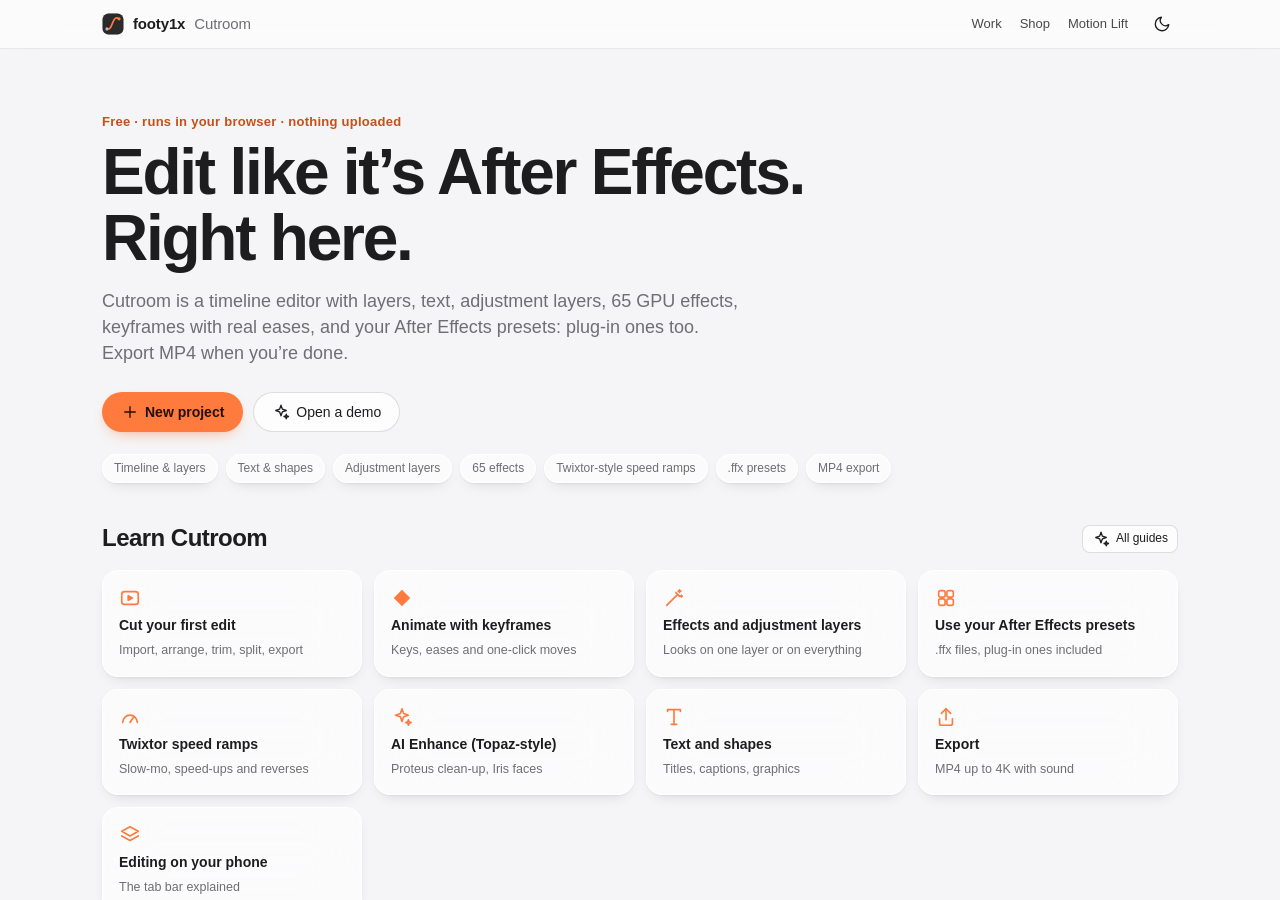
<file: cutroom.html>
<!doctype html>
<html lang="en">
<head>
  <meta charset="utf-8" />
  <meta name="viewport" content="width=device-width, initial-scale=1, viewport-fit=cover" />
  <!-- iPhone: Share > Add to Home Screen opens Cutroom full screen like an app -->
  <meta name="apple-mobile-web-app-capable" content="yes" />
  <meta name="mobile-web-app-capable" content="yes" />
  <meta name="apple-mobile-web-app-title" content="Cutroom" />
  <meta name="apple-mobile-web-app-status-bar-style" content="default" />
  <meta name="theme-color" content="#f5f5f7" media="(prefers-color-scheme: light)" />
  <meta name="theme-color" content="#111113" media="(prefers-color-scheme: dark)" />
  <link rel="apple-touch-icon" href="cutroom-icon.png" />
  <title>Cutroom — a free video editor in your browser · footy1x</title>
  <link rel="canonical" href="https://footy1x.store/cutroom" />
  <meta property="og:title" content="Cutroom — a free video editor in your browser" />
  <meta property="og:description" content="Timeline, layers, 65 GPU effects, keyframes, your After Effects presets and MP4 export. By footy1x." />
  <meta name="description" content="Cutroom by footy1x: edit videos in your browser. Timeline, layers, text, 65 GPU effects, keyframes, After Effects presets (plug-ins included) and MP4 export. Nothing is uploaded." />
  <link rel="icon" href="data:image/svg+xml,<svg xmlns='http://www.w3.org/2000/svg' viewBox='0 0 20 20'><rect x='.5' y='.5' width='19' height='19' rx='5.5' fill='%232b2b2b'/><path d='M4.5 14.5H6C9.2 14.5 9.6 4.4 13.2 4.4c1.3 0 1.6.9 2.3.9' fill='none' stroke='%23ff7a3d' stroke-width='1.5' stroke-linecap='round'/><circle cx='4.5' cy='14.5' r='1.45' fill='%23b9b9b9'/><circle cx='15.5' cy='5.3' r='1.45' fill='%23ff7a3d'/></svg>" />
  <script>try { const t = localStorage.getItem('cutroom-theme'); if (t) document.documentElement.dataset.theme = t; } catch {}</script>
  <link rel="stylesheet" href="cutroom.css" />
</head>
<body>
  <!-- Home -->
  <section id="home" class="home">
    <header class="home-nav">
      <div class="wrap">
        <a class="brand" href="./" title="footy1x.store">
          <svg class="mark" viewBox="0 0 20 20" aria-hidden="true"><rect x=".5" y=".5" width="19" height="19" rx="5.5" fill="#2b2b2b" stroke="rgba(0,0,0,.1)"/><path d="M4.5 14.5H6C9.2 14.5 9.6 4.4 13.2 4.4c1.3 0 1.6.9 2.3.9" fill="none" stroke="#ff7a3d" stroke-width="1.5" stroke-linecap="round"/><circle cx="4.5" cy="14.5" r="1.45" fill="#b9b9b9"/><circle cx="15.5" cy="5.3" r="1.45" fill="#ff7a3d"/></svg>
          footy1x <span class="sub">Cutroom</span>
        </a>
        <div class="spacer"></div>
        <a class="navlink" href="./#work">Work</a>
        <a class="navlink" href="./#shop">Shop</a>
        <a class="navlink" href="motion-lift.html">Motion Lift</a>
        <button class="icon-btn" data-act="theme" data-i="moon" title="Light / dark"></button>
      </div>
    </header>
    <div class="wrap">
      <div class="home-hero">
        <div class="eyebrow">Free · runs in your browser · nothing uploaded</div>
        <h1>Edit like it’s After Effects.<br />Right here.</h1>
        <p>Cutroom is a timeline editor with layers, text, adjustment layers, 65 GPU effects, keyframes with real eases, and your After Effects presets: plug-in ones too. Export MP4 when you’re done.</p>
        <div class="hero-cta">
          <button class="primary" data-act="newproj" data-i="plus">New project</button>
          <button data-act="demo" data-i="sparkle">Open a demo</button>
        </div>
        <div class="chips-row">
          <span class="pill">Timeline &amp; layers</span><span class="pill">Text &amp; shapes</span><span class="pill">Adjustment layers</span>
          <span class="pill">65 effects</span><span class="pill">Twixtor-style speed ramps</span><span class="pill">.ffx presets</span><span class="pill">MP4 export</span>
        </div>
        
      </div>
      <div class="row-between" style="margin-top:8px"><h2>Learn Cutroom</h2><button class="small" data-act="learn" data-i="sparkle">All guides</button></div>
      <div id="learn"></div>
      <h2 style="margin-top:40px">Start with a canvas</h2>
      <div class="formats" id="formats"></div>
      <div class="home-list">
        <div class="row-between"><h2>Your projects</h2><span class="muted small" id="projCount"></span></div>
        <div id="projects" class="projects"></div>
      </div>
      <footer class="home-foot">Made by <a href="./">footy1x</a> · Projects, media and presets are saved in this browser on this device only. Works best in Chrome, Edge, Arc or Safari 17+.</footer>
    </div>
  </section>

  <!-- Editor -->
  <section id="editor" class="editor hidden">
    <header class="topbar">
      <button class="icon-btn" id="btnHome" data-i="back" title="All projects"></button>
      <a class="brand" href="./" target="_blank" rel="noopener" title="footy1x.store">
        <svg class="mark" viewBox="0 0 20 20" aria-hidden="true"><rect x=".5" y=".5" width="19" height="19" rx="5.5" fill="#2b2b2b"/><path d="M4.5 14.5H6C9.2 14.5 9.6 4.4 13.2 4.4c1.3 0 1.6.9 2.3.9" fill="none" stroke="#ff7a3d" stroke-width="1.5" stroke-linecap="round"/><circle cx="4.5" cy="14.5" r="1.45" fill="#b9b9b9"/><circle cx="15.5" cy="5.3" r="1.45" fill="#ff7a3d"/></svg>
      </a>
      <div class="proj-title">
        <input id="projName" class="ghost-input" spellcheck="false" aria-label="Project name" />
        <span class="muted mono small" id="projMeta" style="padding-left:6px"></span>
      </div>
      <div class="spacer"></div>
      <span class="muted small editor-hide-small" id="saveState"></span>
      <div class="sep"></div>
      <button class="icon-btn" id="btnUndo" data-i="undo" title="Undo (⌘Z)"></button>
      <button class="icon-btn" id="btnRedo" data-i="redo" title="Redo (⇧⌘Z)"></button>
      <div class="sep"></div>
      <button class="icon-btn" data-act="theme" data-i="moon" title="Light / dark"></button>
      <button class="icon-btn" id="btnHelp" data-act="help" data-i="help" title="Help and shortcuts (?)"></button>
      <button class="icon-btn" id="btnSettings" data-i="gear" title="Project settings"></button>
      <button class="primary" id="btnExport" data-i="export">Export</button>
    </header>

    <div class="workspace">
      <aside class="left" id="left"></aside>
      <main class="viewer" id="viewer">
        <div class="viewer-tools">
          <select id="previewScale" title="Preview quality">
            <option value="auto">Preview: Auto</option><option value="1">Full</option><option value="0.5">Half</option><option value="0.25">Quarter</option>
          </select>
          <span class="muted small mono" id="fpsMeter"></span>
        </div>
        <div class="stage" id="stage">
          <div class="canvas-wrap" id="canvasWrap">
            <canvas id="gl"></canvas>
            <svg id="overlay" class="overlay"></svg>
          </div>
          <div class="empty-stage glass" id="emptyStage">
            <p class="big">This is your canvas.</p>
            <p class="muted" style="margin:0">Drop videos, photos or music anywhere, or add a layer.</p>
            <div class="row"><button class="primary" data-act="import" data-i="upload">Import media</button><button data-act="text" data-i="text">Add text</button></div>
          </div>
        </div>
        <div class="transport">
          <button class="icon-btn" data-act="start" data-i="start" title="Go to start (Home)"></button>
          <button class="icon-btn" data-act="prev" data-i="prev" title="Previous frame (←)"></button>
          <button class="play" id="btnPlay" data-i="play" title="Play (Space)"></button>
          <button class="icon-btn" data-act="next" data-i="next" title="Next frame (→)"></button>
          <button class="icon-btn" data-act="end" data-i="end" title="Go to end (End)"></button>
          <button class="icon-btn" data-act="split" data-i="split" title="Split at playhead (S)"></button>
          <span class="mono timecode" id="timecode"></span>
          <label class="loop small muted"><input type="checkbox" id="loop" checked /> Loop</label>
        </div>
      </main>
      <aside class="right" id="right"></aside>
    </div>

    <div class="resizer" id="tlResizer" title="Drag to resize the timeline"></div>
    <section class="timeline" id="timeline"></section>
    <nav class="mtabs" id="mtabs" aria-label="Panels">
      <button data-m="add" data-i="plus">Add</button>
      <button data-m="edit" data-i="edit">Edit</button>
      <button data-m="fx" data-i="wand">Effects</button>
      <button data-m="pre" data-i="preset">Presets</button>
      <button data-m="tl" data-i="layers">Timeline</button>
    </nav>
  </section>

  <div id="modal" class="modal hidden"></div>
  <div id="toast" class="toast glass hidden"></div>
  <div id="dropHint" class="drop-hint hidden">Drop to import</div>

  <script type="module" src="cutroom.js"></script>
<!-- Cloudflare Web Analytics (same as every footy1x.store page: page views only, no cookies) -->
<script type="module" src="https://static.cloudflareinsights.com/beacon.min.js" data-cf-beacon='{"token": "ae19d1f118524552bea4a54e08a238dd"}'></script>
</body>
</html>
</file>
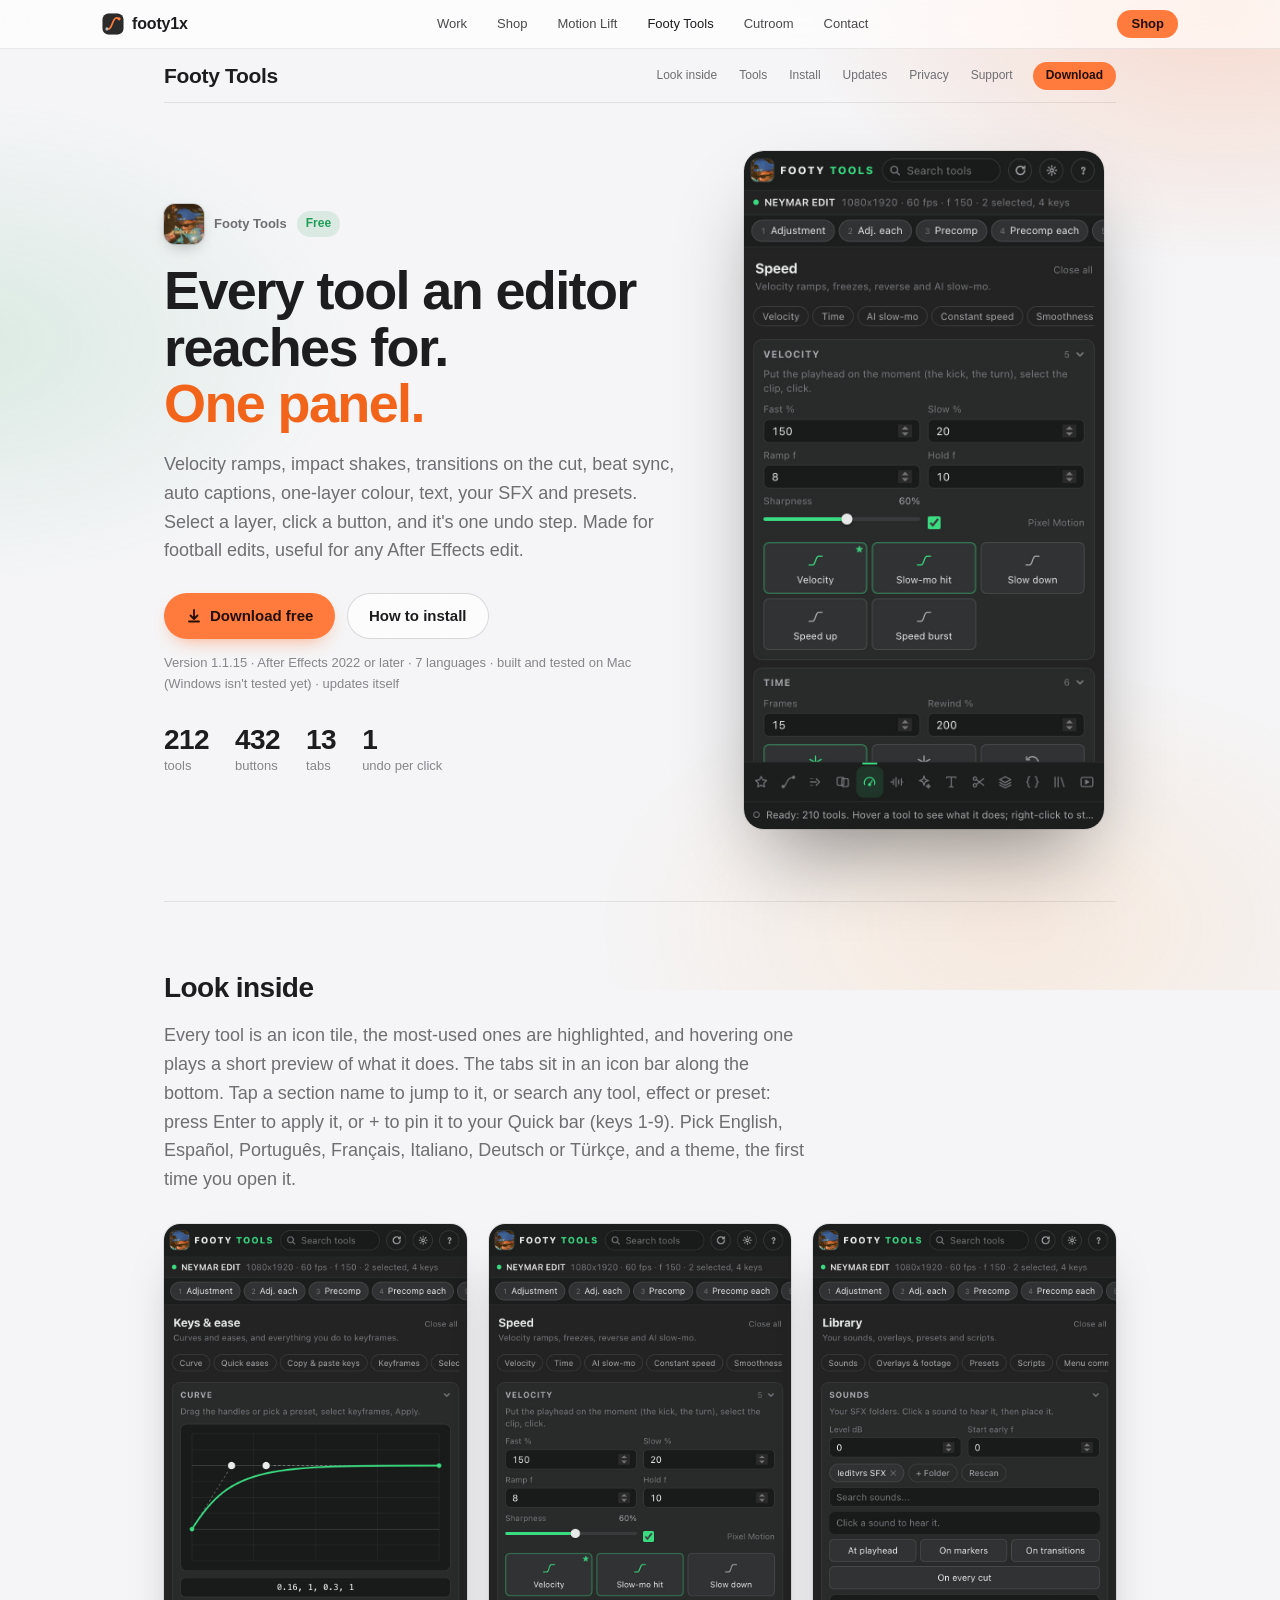
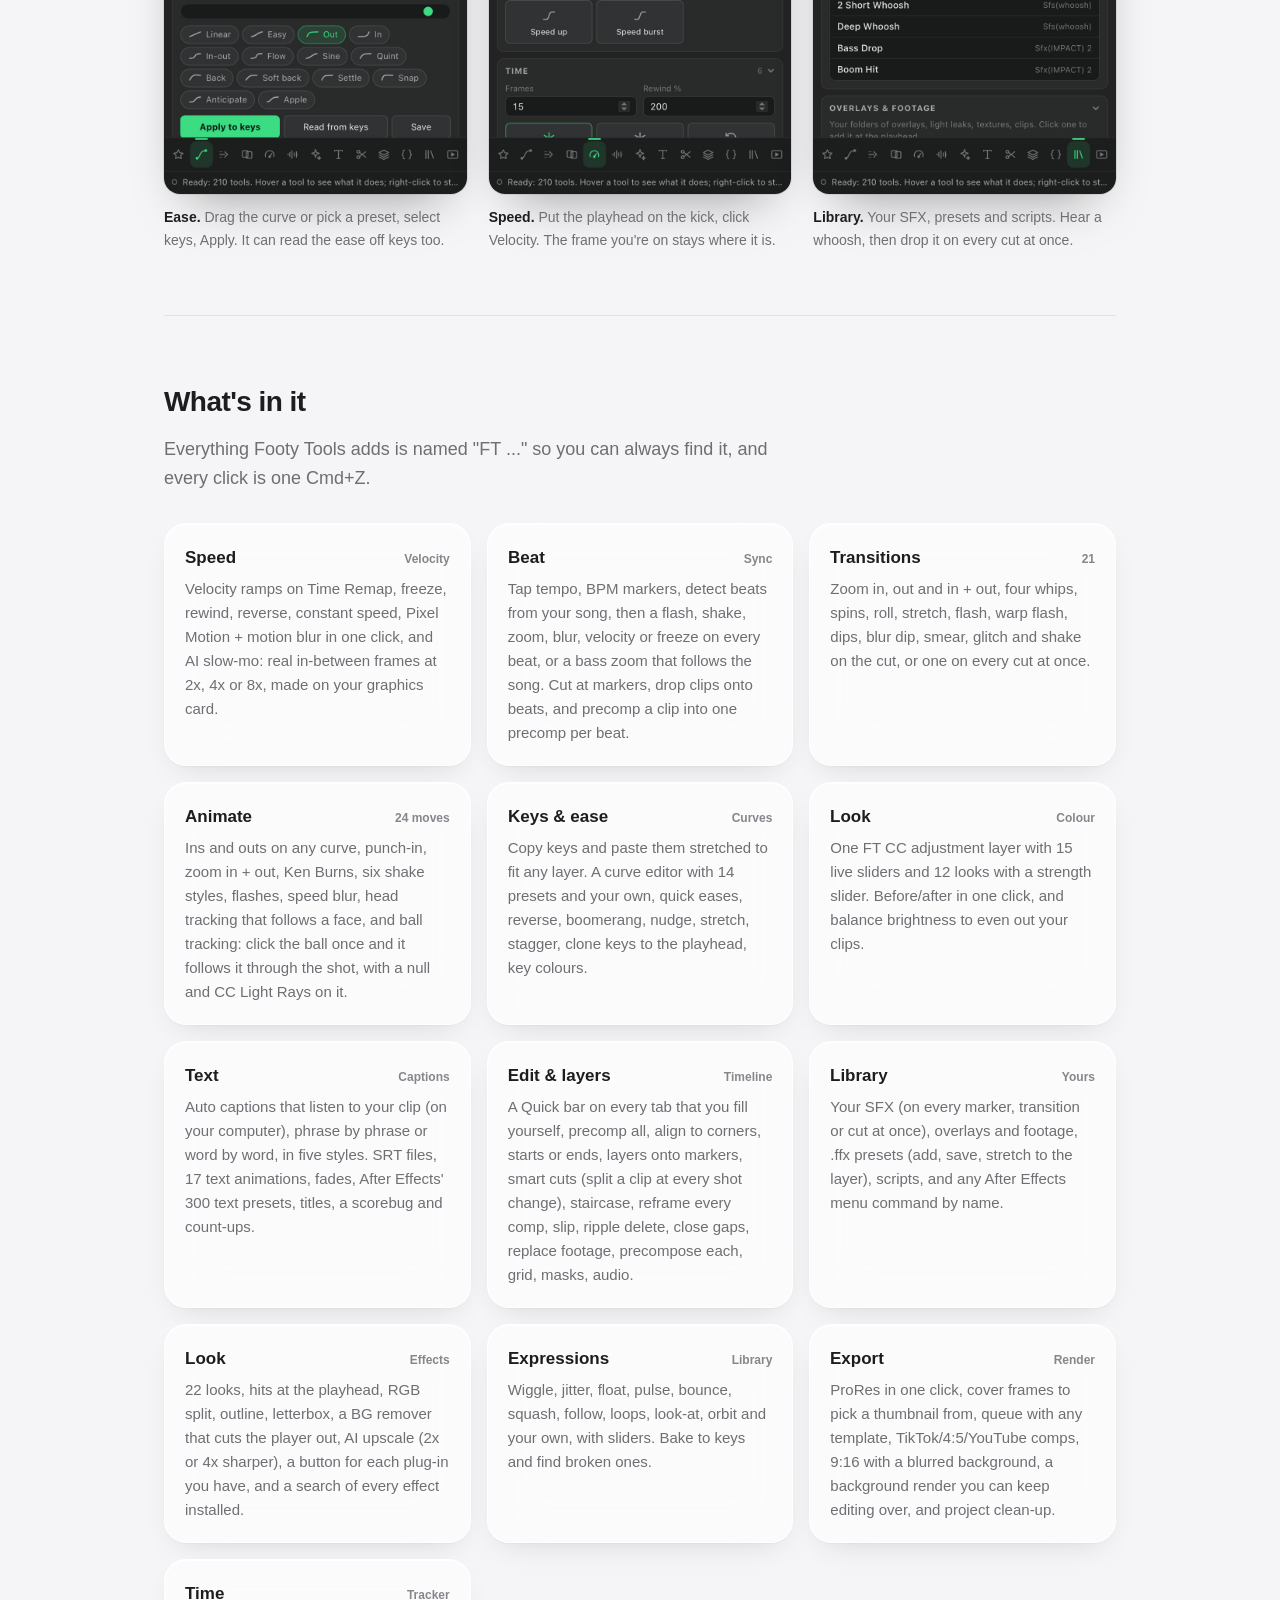
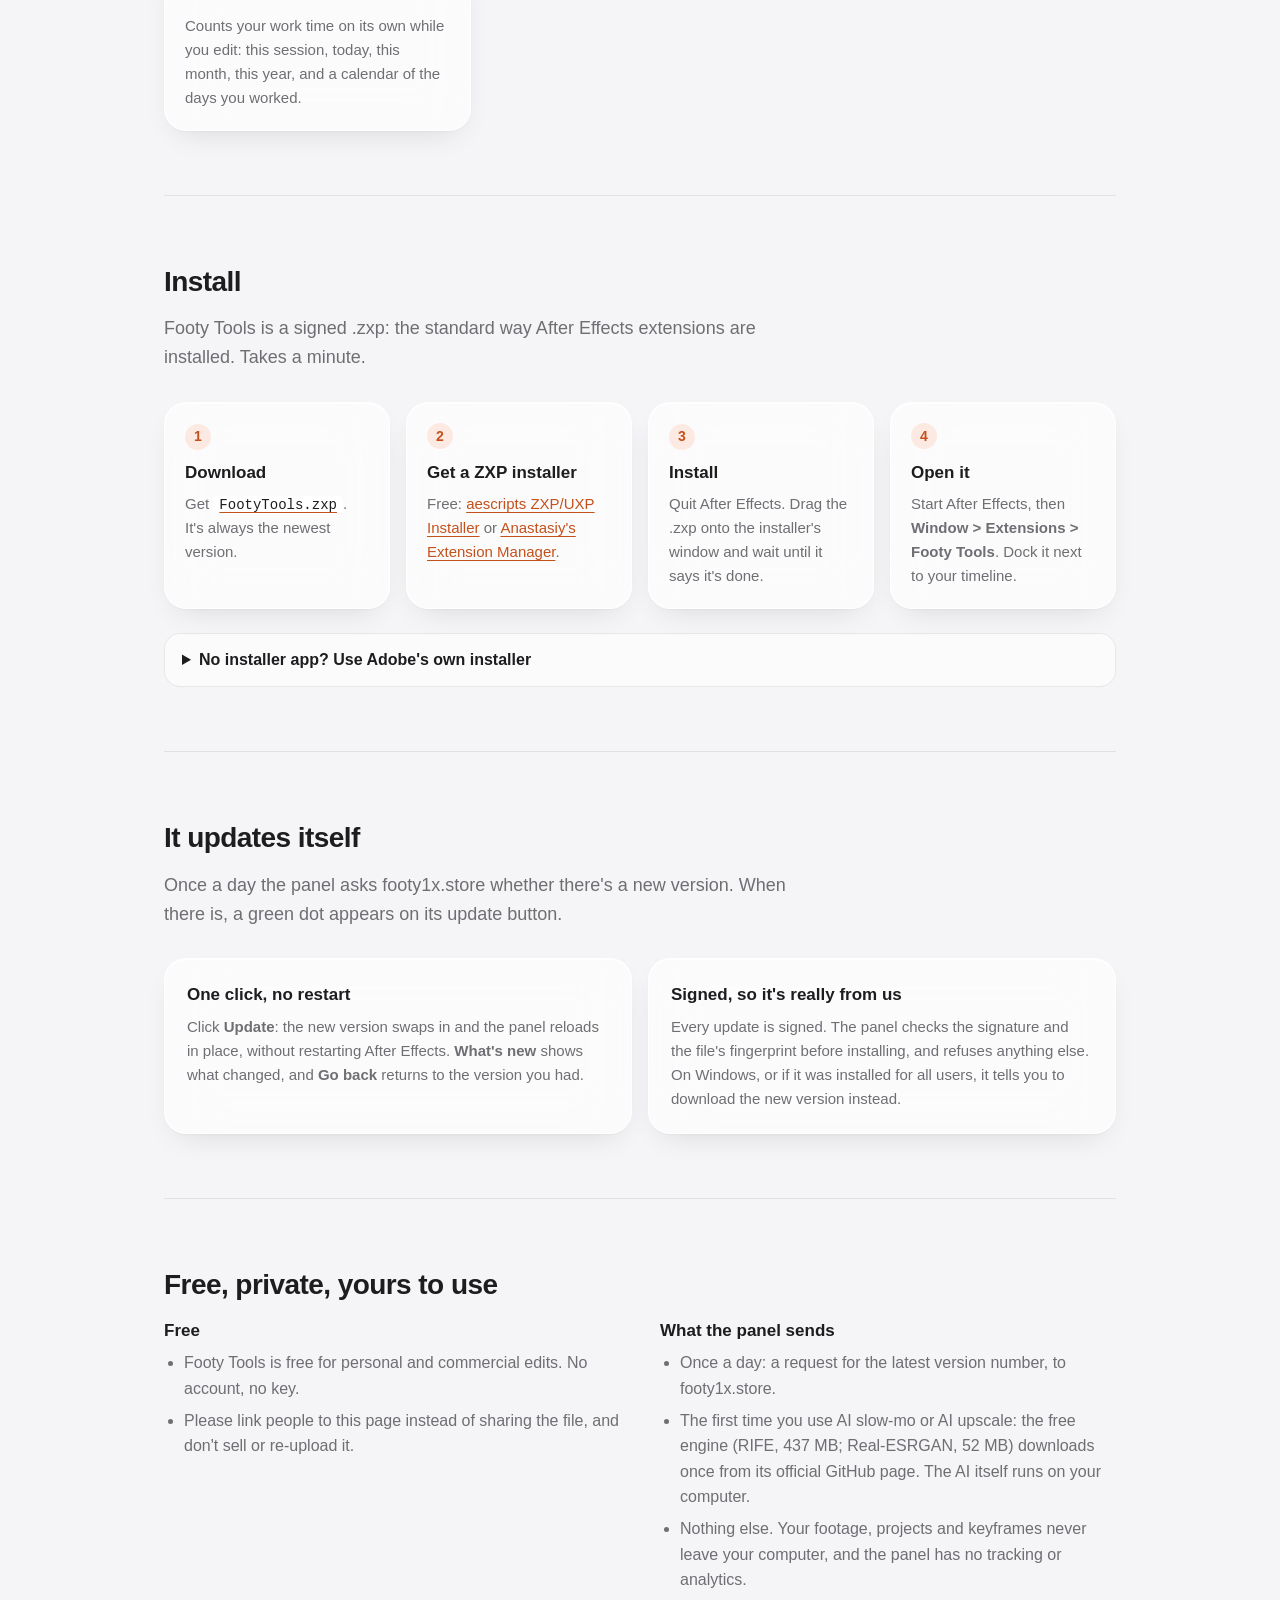
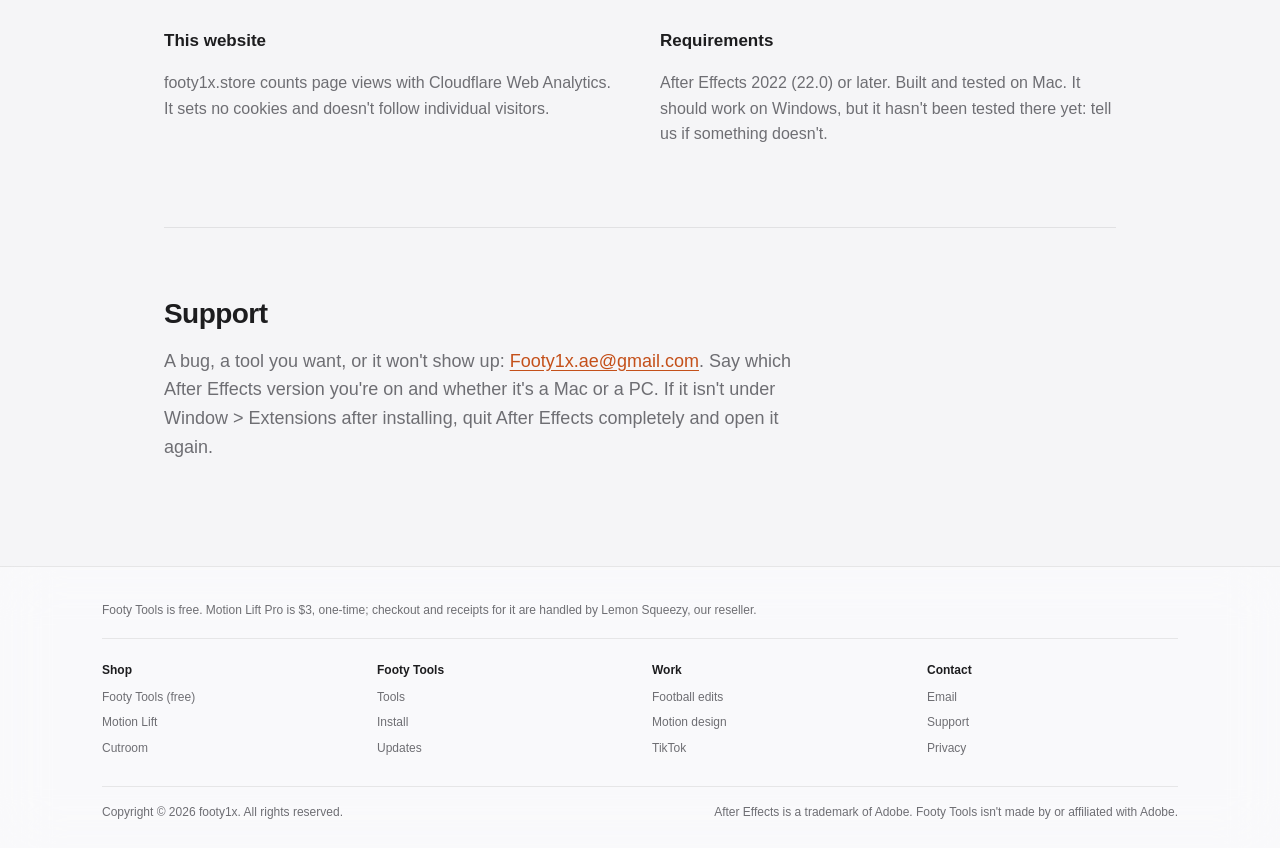
<file: footytools.html>
<!doctype html>
<html lang="en">
<head>
<meta charset="utf-8">
<meta name="viewport" content="width=device-width, initial-scale=1">
<title>Footy Tools · footy1x</title>
<meta name="description" content="Footy Tools: a free After Effects panel with 213 tools for editors, in 7 languages. Velocity ramps, shakes, transitions, beat sync, colour, text, SFX and more, one click each. Updates itself.">
<meta name="theme-color" content="#f5f5f7">
<link rel="icon" href="favicon.svg" type="image/svg+xml">
<meta property="og:type" content="website">
<meta property="og:url" content="https://footy1x.store/footytools.html">
<meta property="og:title" content="Footy Tools: every tool an editor reaches for, in one free panel">
<meta property="og:description" content="A free After Effects panel: velocity ramps, shakes, transitions, beat sync, colour, text, SFX and more. Updates itself.">
<meta property="og:image" content="https://footy1x.store/footytools-logo.jpg">
<meta name="twitter:card" content="summary">
<!-- Footy Tools' download page. Source: scripts/footytools/site/ (NOT scripts/motionlift/site/, whose `release.py site`
     uploads every file there). scripts/footytools/release.py --publish uploads this page, its three screenshots and the
     logo to the site root, the signed ZXP to footytools/FootyTools.zxp (always the latest) and footytools/latest.json
     (what installed panels check once a day). Same nav, palette and footer as motion-lift.html; no motion.js. -->
<style>
  :root {
    --bg: #f5f5f7; --surface: rgba(255,255,255,.62); --surface-2: #ffffff; --line: rgba(0,0,0,.08); --line-2: rgba(0,0,0,.14);
    --text-1: #1d1d1f; --text-2: #6e6e73; --text-3: #86868b; --accent: #ff7a3d; --accent-ink: #220f05; --accent-soft: rgba(255,122,61,.14);
    --link: #c4501a; --orange-text: #f26419; --pitch: #1f9d57; --blur: blur(28px) saturate(180%);
    --font: -apple-system, BlinkMacSystemFont, "SF Pro Text", "Inter", "Segoe UI", Roboto, Helvetica, Arial, sans-serif;
  }
  * { box-sizing: border-box; }
  html { -webkit-text-size-adjust: 100%; scroll-behavior: smooth; }
  body { margin: 0; background: var(--bg); color: var(--text-1); font: 16px/1.6 var(--font); overflow-x: clip; -webkit-font-smoothing: antialiased; }
  body::before { content: ""; position: fixed; inset: -10vh -10vw; z-index: -1; pointer-events: none;
    background: radial-gradient(40% 36% at 88% 8%, rgba(255,122,61,.22), transparent 70%),
                radial-gradient(36% 32% at 6% 40%, rgba(31,157,87,.12), transparent 70%),
                radial-gradient(40% 36% at 74% 94%, rgba(255,170,90,.16), transparent 70%); }
  a { color: var(--link); text-underline-offset: 3px; }
  .wrap { max-width: 1000px; margin: 0 auto; padding: 0 24px; }
  h1 { font-size: clamp(34px, 5vw, 54px); line-height: 1.05; letter-spacing: -.03em; margin: 0 0 18px; }
  h1 em { font-style: normal; color: var(--orange-text); }
  h2 { font-size: 28px; letter-spacing: -.02em; margin: 0 0 10px; }
  h3 { font-size: 17px; margin: 0 0 6px; }
  .lede { font-size: 18px; color: var(--text-2); margin: 0 0 28px; max-width: 36em; }
  section { padding: 64px 0; border-top: 1px solid var(--line); }
  section > .lede { margin-bottom: 30px; }
  section { scroll-margin-top: 56px; }
  .btn { display: inline-flex; align-items: center; gap: 8px; height: 46px; padding: 0 22px; border-radius: 999px; font-weight: 600; font-size: 15px; text-decoration: none; }
  .btn svg { width: 16px; height: 16px; }
  .btn-accent { background: var(--accent); color: var(--accent-ink); box-shadow: 0 8px 20px -10px rgba(255,122,61,.8); }
  .btn-accent:hover { background: #ff8b55; }
  .btn-ghost { color: var(--text-1); background: rgba(255,255,255,.7); box-shadow: inset 0 0 0 1px var(--line-2); -webkit-backdrop-filter: var(--blur); backdrop-filter: var(--blur); }
  .btn-ghost:hover { background: #fff; }
  .cta { display: flex; flex-wrap: wrap; gap: 12px; }
  .fine { font-size: 13px; color: var(--text-3); margin: 14px 0 0; }
  .glass { background: var(--surface); -webkit-backdrop-filter: var(--blur); backdrop-filter: var(--blur); border-radius: 22px;
    border: 1px solid rgba(255,255,255,.8); box-shadow: 0 1px 2px rgba(0,0,0,.04), 0 12px 32px -14px rgba(0,0,0,.14), inset 0 1px 0 rgba(255,255,255,.95); }

  /* hero */
  .hero { display: grid; grid-template-columns: 1.15fr .85fr; gap: 48px; align-items: center; padding: 40px 0 72px; }
  .badge { display: inline-flex; align-items: center; gap: 10px; margin-bottom: 18px; font-size: 13px; font-weight: 600; color: var(--text-2); }
  .badge img { width: 40px; height: 40px; border-radius: 11px; box-shadow: 0 0 0 1px var(--line-2), 0 6px 16px -6px rgba(0,0,0,.35); }
  .badge b { color: var(--pitch); background: rgba(31,157,87,.12); padding: 3px 9px; border-radius: 999px; font-size: 12px; }
  .stats { display: flex; flex-wrap: wrap; gap: 26px; margin: 30px 0 0; }
  .stats div { font-size: 13px; color: var(--text-3); }
  .stats b { display: block; font-size: 28px; letter-spacing: -.02em; color: var(--text-1); font-variant-numeric: tabular-nums; line-height: 1.1; }
  .shot { display: block; width: 100%; max-width: 360px; height: auto; margin: 0 auto; border-radius: 20px;
    box-shadow: 0 0 0 1px rgba(0,0,0,.08), 0 40px 80px -24px rgba(0,0,0,.45); }

  /* screenshots */
  .shots { display: grid; grid-template-columns: repeat(3, 1fr); gap: 22px; }
  .shots figure { margin: 0; }
  .shots img { display: block; width: 100%; height: auto; border-radius: 16px; box-shadow: 0 0 0 1px rgba(0,0,0,.08), 0 24px 50px -24px rgba(0,0,0,.4); }
  .shots figcaption { font-size: 14px; color: var(--text-2); margin-top: 12px; }
  .shots figcaption b { color: var(--text-1); }

  /* tabs */
  .tabs { display: grid; grid-template-columns: repeat(3, 1fr); gap: 16px; }
  .tab { padding: 20px; }
  .tab h3 { display: flex; align-items: baseline; justify-content: space-between; gap: 10px; }
  .tab h3 span { font-size: 12px; font-weight: 600; color: var(--text-3); white-space: nowrap; }
  .tab p { color: var(--text-2); margin: 0; font-size: 15px; }

  /* steps */
  .steps { display: grid; grid-template-columns: repeat(4, 1fr); gap: 16px; counter-reset: s; }
  .step { padding: 20px; }
  .step::before { counter-increment: s; content: counter(s); display: inline-grid; place-items: center; width: 26px; height: 26px; border-radius: 50%;
    background: var(--accent-soft); color: var(--link); font-weight: 650; font-size: 14px; margin-bottom: 10px; }
  .step p { color: var(--text-2); margin: 0; font-size: 15px; }
  .update { display: grid; grid-template-columns: 1fr 1fr; gap: 16px; margin-top: 16px; }
  .update .glass { padding: 22px; }
  .update p { color: var(--text-2); margin: 0; font-size: 15px; }
  code { font: 14px ui-monospace, SFMono-Regular, Menlo, monospace; background: var(--surface-2); padding: 1px 6px; border-radius: 5px; color: var(--text-1); }
  details.more { margin-top: 24px; border-radius: 16px; padding: 14px 18px; background: rgba(255,255,255,.55); box-shadow: inset 0 0 0 1px var(--line); }
  details.more summary { cursor: pointer; font-weight: 600; }
  details.more p { color: var(--text-2); margin: 12px 0 0; }
  details.more pre { margin: 8px 0 0; max-width: 100%; overflow-x: auto; background: var(--surface-2); border-radius: 10px; padding: 10px 12px; }
  details.more pre code { background: none; padding: 0; font-size: 12.5px; white-space: pre; }
  .cols { display: grid; grid-template-columns: 1fr 1fr; gap: 28px 40px; }
  .cols p, .cols li { color: var(--text-2); }
  ul { padding-left: 20px; margin: 0; }
  li { margin: 6px 0; }

  /* nav + footer (same as motion-lift.html) */
  .gnav { position: sticky; top: 0; z-index: 50; background: rgba(255,255,255,.66); border-bottom: 1px solid var(--line);
          -webkit-backdrop-filter: saturate(180%) blur(20px); backdrop-filter: saturate(180%) blur(20px); }
  .gnav .gwrap { max-width: 1120px; margin: 0 auto; padding: 0 22px; display: flex; align-items: center; height: 48px; gap: 20px; }
  .gbrand { display: flex; align-items: center; gap: 8px; text-decoration: none; font-weight: 600; font-size: 16px; letter-spacing: -.01em; color: var(--text-1); }
  .gbrand svg { width: 22px; height: 22px; }
  .gnav nav { display: flex; gap: 30px; margin: 0 auto; }
  .gnav nav a { font-size: 13px; color: var(--text-1); opacity: .8; text-decoration: none; }
  .gnav nav a:hover, .gnav nav a[aria-current] { opacity: 1; }
  .shop-pill { display: inline-flex; align-items: center; height: 28px; padding: 0 14px; border-radius: 999px; background: var(--accent);
               color: var(--accent-ink); font-size: 13px; font-weight: 600; text-decoration: none; }
  .menu-btn { display: none; width: 36px; height: 36px; border: 0; background: none; color: var(--text-1); cursor: pointer; padding: 0; }
  .menu-btn span { display: block; width: 18px; height: 1.5px; background: currentColor; margin: 5px auto; transition: transform .25s ease; }
  .gnav.open .menu-btn span:first-child { transform: translateY(3.25px) rotate(45deg); }
  .gnav.open .menu-btn span:last-child { transform: translateY(-3.25px) rotate(-45deg); }
  .gnav-menu { display: none; }
  .pnav { display: flex; align-items: center; gap: 20px; min-height: 54px; border-bottom: 1px solid var(--line); margin-bottom: 8px; }
  .pn-title { font-size: 21px; font-weight: 650; letter-spacing: -.015em; color: var(--text-1); text-decoration: none; }
  .pnav nav { margin-left: auto; display: flex; gap: 22px; font-size: 12px; }
  .pnav nav a { color: var(--text-2); text-decoration: none; }
  .pnav nav a:hover { color: var(--text-1); }
  .pn-buy { display: inline-flex; align-items: center; height: 28px; padding: 0 13px; border-radius: 999px; background: var(--accent); color: var(--accent-ink);
            font-size: 12px; font-weight: 600; text-decoration: none; }
  .gfoot { margin-top: 40px; background: rgba(255,255,255,.45); border-top: 1px solid var(--line); -webkit-backdrop-filter: var(--blur); backdrop-filter: var(--blur);
           color: var(--text-2); font-size: 12px; line-height: 1.6; }
  .gfoot .gwrap { max-width: 1120px; margin: 0 auto; padding: 34px 22px 26px; }
  .gfoot .note { padding-bottom: 18px; border-bottom: 1px solid var(--line); }
  .gfoot .fcols { display: grid; grid-template-columns: repeat(4, 1fr); gap: 24px; padding: 22px 0; border-bottom: 1px solid var(--line); }
  .gfoot h5 { margin: 0 0 8px; color: var(--text-1); font-size: 12px; font-weight: 600; }
  .gfoot ul { list-style: none; margin: 0; padding: 0; }
  .gfoot li { margin: 6px 0; }
  .gfoot a { color: var(--text-2); text-decoration: none; }
  .gfoot a:hover { color: var(--text-1); text-decoration: underline; }
  .gfoot .legal { padding-top: 16px; display: flex; flex-wrap: wrap; justify-content: space-between; gap: 8px 20px; }

  @media (max-width: 860px) {
    .pnav nav { display: none; } .pn-buy { margin-left: auto; }
    .tabs { grid-template-columns: 1fr 1fr; }
    .steps { grid-template-columns: 1fr 1fr; }
  }
  @media (max-width: 720px) {
    .wrap { padding: 0 16px; }
    .hero { grid-template-columns: 1fr; gap: 36px; padding-top: 16px; }
    .shots, .tabs, .steps, .update, .cols { grid-template-columns: 1fr; }
    .shots figure:nth-child(n+2) { display: none; }
    .gnav nav, .gnav .shop-pill { display: none; }
    .menu-btn { display: block; margin-left: auto; }
    .gnav.open .gnav-menu { display: block; position: absolute; left: 0; right: 0; top: 48px; background: #fff; padding: 12px 22px 26px;
                            border-bottom: 1px solid var(--line); box-shadow: 0 30px 60px -20px rgba(0,0,0,.25); }
    .gnav-menu a { display: block; font-size: 26px; font-weight: 600; letter-spacing: -.02em; text-decoration: none; padding: 8px 0; color: var(--text-1); }
    .gfoot .fcols { grid-template-columns: 1fr 1fr; }
  }
</style>
</head>
<body id="top">
<header class="gnav">
  <div class="gwrap">
    <a class="gbrand" href="./" aria-label="footy1x home"><svg viewBox="0 0 20 20" aria-hidden="true"><rect x=".5" y=".5" width="19" height="19" rx="5.5" fill="#2b2b2b" stroke="rgba(0,0,0,.1)"/><path d="M4.5 14.5H6C9.2 14.5 9.6 4.4 13.2 4.4c1.3 0 1.6.9 2.3.9" fill="none" stroke="#ff7a3d" stroke-width="1.5" stroke-linecap="round"/><circle cx="4.5" cy="14.5" r="1.45" fill="#b9b9b9"/><circle cx="15.5" cy="5.3" r="1.45" fill="#ff7a3d"/></svg> footy1x</a>
    <nav aria-label="Main"><a href="./#work">Work</a><a href="./#shop">Shop</a><a href="motion-lift.html">Motion Lift</a><a href="footytools.html" aria-current="page">Footy Tools</a><a href="cutroom.html">Cutroom</a><a href="./#contact">Contact</a></nav>
    <a class="shop-pill" href="./#shop">Shop</a>
    <button class="menu-btn" type="button" aria-label="Menu" aria-expanded="false" aria-controls="gmenu"><span></span><span></span></button>
  </div>
  <div class="gnav-menu" id="gmenu"><a href="./#work">Work</a><a href="./#shop">Shop</a><a href="motion-lift.html">Motion Lift</a><a href="footytools.html">Footy Tools</a><a href="cutroom.html">Cutroom</a><a href="./#contact">Contact</a></div>
</header>

<div class="wrap">
  <header class="pnav">
    <a class="pn-title" href="#top">Footy Tools</a>
    <nav aria-label="Footy Tools"><a href="#look">Look inside</a><a href="#tools">Tools</a><a href="#install">Install</a><a href="#updates">Updates</a><a href="#privacy">Privacy</a><a href="#support">Support</a></nav>
    <a class="pn-buy" href="footytools/FootyTools.zxp" download>Download</a>
  </header>

  <div class="hero">
    <div>
      <div class="badge"><img src="footytools-logo.jpg" width="40" height="40" alt=""> Footy Tools <b>Free</b></div>
      <h1>Every tool an editor reaches for. <em>One&nbsp;panel.</em></h1>
      <p class="lede">Velocity ramps, impact shakes, transitions on the cut, beat sync, auto captions, one-layer colour, text, your SFX and presets. Select a layer,
        click a button, and it's one undo step. Made for football edits, useful for any After Effects edit.</p>
      <div class="cta">
        <a class="btn btn-accent" href="footytools/FootyTools.zxp" download><svg viewBox="0 0 16 16" fill="none" stroke="currentColor" stroke-width="1.8" stroke-linecap="round" stroke-linejoin="round" aria-hidden="true"><path d="M8 2v8.5M4.5 7.5 8 11l3.5-3.5M3 13.5h10"/></svg>Download free</a>
        <a class="btn btn-ghost" href="#install">How to install</a>
      </div>
      <p class="fine">Version 1.1.15 · After Effects 2022 or later · 7 languages · built and tested on Mac (Windows isn't tested yet) · updates itself</p>
      <div class="stats">
        <div><b>212</b>tools</div>
        <div><b>432</b>buttons</div>
        <div><b>13</b>tabs</div>
        <div><b>1</b>undo per click</div>
      </div>
    </div>
    <img class="shot" src="footytools-panel.jpg" width="390" height="735" alt="The Footy Tools panel on its Speed tab: velocity ramp settings, freeze, rewind, constant speed and smoothness buttons">
  </div>

  <section id="look">
    <h2>Look inside</h2>
    <p class="lede">Every tool is an icon tile, the most-used ones are highlighted, and hovering one plays a short preview of what it does. The tabs sit in an icon bar along the bottom. Tap a section
      name to jump to it, or search any tool, effect or preset: press Enter to
      apply it, or + to pin it to your Quick bar (keys 1-9). Pick English, Español, Português, Français, Italiano, Deutsch or
      Türkçe, and a theme, the first time you open it.</p>
    <div class="shots">
      <figure><img src="footytools-ease.jpg" width="390" height="735" alt="The Ease tab: a curve editor with handles, presets and Apply to keys" loading="lazy">
        <figcaption><b>Ease.</b> Drag the curve or pick a preset, select keys, Apply. It can read the ease off keys too.</figcaption></figure>
      <figure><img src="footytools-panel.jpg" width="390" height="735" alt="The Speed tab with velocity ramp settings" loading="lazy">
        <figcaption><b>Speed.</b> Put the playhead on the kick, click Velocity. The frame you're on stays where it is.</figcaption></figure>
      <figure><img src="footytools-library.jpg" width="390" height="735" alt="The Library tab listing SFX, presets and scripts from your folders" loading="lazy">
        <figcaption><b>Library.</b> Your SFX, presets and scripts. Hear a whoosh, then drop it on every cut at once.</figcaption></figure>
    </div>
  </section>

  <section id="tools">
    <h2>What's in it</h2>
    <p class="lede">Everything Footy Tools adds is named "FT ..." so you can always find it, and every click is one Cmd+Z.</p>
    <div class="tabs">
      <div class="tab glass"><h3>Speed <span>Velocity</span></h3><p>Velocity ramps on Time Remap, freeze, rewind, reverse, constant speed, Pixel Motion + motion blur in one click, and AI slow-mo: real in-between frames at 2x, 4x or 8x, made on your graphics card.</p></div>
      <div class="tab glass"><h3>Beat <span>Sync</span></h3><p>Tap tempo, BPM markers, detect beats from your song, then a flash, shake, zoom, blur, velocity or freeze on every beat, or a bass zoom that follows the song. Cut at markers, drop clips onto beats, and precomp a clip into one precomp per beat.</p></div>
      <div class="tab glass"><h3>Transitions <span>21</span></h3><p>Zoom in, out and in + out, four whips, spins, roll, stretch, flash, warp flash, dips, blur dip, smear, glitch and shake on the cut, or one on every cut at once.</p></div>
      <div class="tab glass"><h3>Animate <span>24 moves</span></h3><p>Ins and outs on any curve, punch-in, zoom in + out, Ken Burns, six shake styles, flashes, speed blur, head tracking that follows a face, and ball tracking: click the ball once and it follows it through the shot, with a null and CC Light Rays on it.</p></div>
      <div class="tab glass"><h3>Keys &amp; ease <span>Curves</span></h3><p>Copy keys and paste them stretched to fit any layer. A curve editor with 14 presets and your own, quick eases, reverse, boomerang, nudge, stretch, stagger, clone keys to the playhead, key colours.</p></div>
      <div class="tab glass"><h3>Look <span>Colour</span></h3><p>One FT CC adjustment layer with 15 live sliders and 12 looks with a strength slider. Before/after in one click, and balance brightness to even out your clips.</p></div>
      <div class="tab glass"><h3>Text <span>Captions</span></h3><p>Auto captions that listen to your clip (on your computer), phrase by phrase or word by word, in five styles. SRT files, 17 text animations, fades, After Effects' 300 text presets, titles, a scorebug and count-ups.</p></div>
      <div class="tab glass"><h3>Edit &amp; layers <span>Timeline</span></h3><p>A Quick bar on every tab that you fill yourself, precomp all, align to corners, starts or ends, layers onto markers, smart cuts (split a clip at every shot change), staircase, reframe every comp, slip, ripple delete, close gaps, replace footage, precompose each, grid, masks, audio.</p></div>
      <div class="tab glass"><h3>Library <span>Yours</span></h3><p>Your SFX (on every marker, transition or cut at once), overlays and footage, .ffx presets (add, save, stretch to the layer), scripts, and any After Effects menu command by name.</p></div>
      <div class="tab glass"><h3>Look <span>Effects</span></h3><p>22 looks, hits at the playhead, RGB split, outline, letterbox, a BG remover that cuts the player out, AI upscale (2x or 4x sharper), a button for each plug-in you have, and a search of every effect installed.</p></div>
      <div class="tab glass"><h3>Expressions <span>Library</span></h3><p>Wiggle, jitter, float, pulse, bounce, squash, follow, loops, look-at, orbit and your own, with sliders. Bake to keys and find broken ones.</p></div>
      <div class="tab glass"><h3>Export <span>Render</span></h3><p>ProRes in one click, cover frames to pick a thumbnail from, queue with any template, TikTok/4:5/YouTube comps, 9:16 with a blurred background, a background render you can keep editing over, and project clean-up.</p></div>
      <div class="tab glass"><h3>Time <span>Tracker</span></h3><p>Counts your work time on its own while you edit: this session, today, this month, this year, and a calendar of the days you worked.</p></div>
    </div>
  </section>

  <section id="install">
    <h2>Install</h2>
    <p class="lede">Footy Tools is a signed .zxp: the standard way After Effects extensions are installed. Takes a minute.</p>
    <div class="steps">
      <div class="step glass"><h3>Download</h3><p>Get <a href="footytools/FootyTools.zxp" download><code>FootyTools.zxp</code></a>. It's always the newest version.</p></div>
      <div class="step glass"><h3>Get a ZXP installer</h3><p>Free: <a href="https://aescripts.com/learn/post/zxp-installer">aescripts ZXP/UXP Installer</a> or <a href="https://install.anastasiy.com/">Anastasiy's Extension Manager</a>.</p></div>
      <div class="step glass"><h3>Install</h3><p>Quit After Effects. Drag the .zxp onto the installer's window and wait until it says it's done.</p></div>
      <div class="step glass"><h3>Open it</h3><p>Start After Effects, then <strong>Window &gt; Extensions &gt; Footy Tools</strong>. Dock it next to your timeline.</p></div>
    </div>
    <details class="more">
      <summary>No installer app? Use Adobe's own installer</summary>
      <p>Creative Cloud comes with a command-line installer. Put the .zxp in your Downloads folder, run the line for your computer, then restart After Effects.</p>
      <p><strong>Mac</strong>, in Terminal (one line):</p>
      <pre><code>"/Library/Application Support/Adobe/Adobe Desktop Common/RemoteComponents/UPI/UnifiedPluginInstallerAgent/UnifiedPluginInstallerAgent.app/Contents/MacOS/UnifiedPluginInstallerAgent" --install ~/Downloads/FootyTools.zxp</code></pre>
      <p><strong>Windows</strong>, in Command Prompt (one line):</p>
      <pre><code>"C:\Program Files\Common Files\Adobe\Adobe Desktop Common\RemoteComponents\UPI\UnifiedPluginInstallerAgent\UnifiedPluginInstallerAgent.exe" /install "%USERPROFILE%\Downloads\FootyTools.zxp"</code></pre>
    </details>
  </section>

  <section id="updates">
    <h2>It updates itself</h2>
    <p class="lede">Once a day the panel asks footy1x.store whether there's a new version. When there is, a green dot appears on its update button.</p>
    <div class="update">
      <div class="glass"><h3>One click, no restart</h3><p>Click <strong>Update</strong>: the new version swaps in and the panel reloads in place, without restarting After Effects. <strong>What's new</strong> shows what changed, and <strong>Go back</strong> returns to the version you had.</p></div>
      <div class="glass"><h3>Signed, so it's really from us</h3><p>Every update is signed. The panel checks the signature and the file's fingerprint before installing, and refuses anything else. On Windows, or if it was installed for all users, it tells you to download the new version instead.</p></div>
    </div>
  </section>

  <section id="privacy">
    <h2>Free, private, yours to use</h2>
    <div class="cols">
      <div>
        <h3>Free</h3>
        <ul>
          <li>Footy Tools is free for personal and commercial edits. No account, no key.</li>
          <li>Please link people to this page instead of sharing the file, and don't sell or re-upload it.</li>
        </ul>
      </div>
      <div>
        <h3>What the panel sends</h3>
        <ul>
          <li>Once a day: a request for the latest version number, to footy1x.store.</li>
          <li>The first time you use AI slow-mo or AI upscale: the free engine (RIFE, 437 MB; Real-ESRGAN, 52 MB) downloads once from its official GitHub page. The AI itself runs on your computer.</li>
          <li>Nothing else. Your footage, projects and keyframes never leave your computer, and the panel has no tracking or analytics.</li>
        </ul>
      </div>
      <div>
        <h3>This website</h3>
        <p>footy1x.store counts page views with Cloudflare Web Analytics. It sets no cookies and doesn't follow individual visitors.</p>
      </div>
      <div>
        <h3>Requirements</h3>
        <p>After Effects 2022 (22.0) or later. Built and tested on Mac. It should work on Windows, but it hasn't been tested there yet: tell us if something doesn't.</p>
      </div>
    </div>
  </section>

  <section id="support">
    <h2>Support</h2>
    <p class="lede" style="margin:0">A bug, a tool you want, or it won't show up: <a href="mailto:Footy1x.ae@gmail.com">Footy1x.ae@gmail.com</a>. Say which
      After Effects version you're on and whether it's a Mac or a PC. If it isn't under Window &gt; Extensions after installing, quit After Effects
      completely and open it again.</p>
  </section>
</div>

<footer class="gfoot">
  <div class="gwrap">
    <div class="note">Footy Tools is free. Motion Lift Pro is $3, one-time; checkout and receipts for it are handled by Lemon Squeezy, our reseller.</div>
    <div class="fcols">
      <div><h5>Shop</h5><ul><li><a href="footytools/FootyTools.zxp" download>Footy Tools (free)</a></li><li><a href="motion-lift.html">Motion Lift</a></li><li><a href="cutroom.html">Cutroom</a></li></ul></div>
      <div><h5>Footy Tools</h5><ul><li><a href="#tools">Tools</a></li><li><a href="#install">Install</a></li><li><a href="#updates">Updates</a></li></ul></div>
      <div><h5>Work</h5><ul><li><a href="./#work">Football edits</a></li><li><a href="./#work">Motion design</a></li><li><a href="https://www.tiktok.com/@footy1x.ae">TikTok</a></li></ul></div>
      <div><h5>Contact</h5><ul><li><a href="mailto:Footy1x.ae@gmail.com">Email</a></li><li><a href="#support">Support</a></li><li><a href="#privacy">Privacy</a></li></ul></div>
    </div>
    <div class="legal"><span>Copyright &copy; 2026 footy1x. All rights reserved.</span><span>After Effects is a trademark of Adobe. Footy Tools isn't made by or affiliated with Adobe.</span></div>
  </div>
</footer>
<script>
  (function () {
    var nav = document.querySelector(".gnav"), mb = document.querySelector(".menu-btn");
    if (mb) mb.addEventListener("click", function () { var o = nav.classList.toggle("open"); mb.setAttribute("aria-expanded", String(o)); });
    Array.prototype.forEach.call(document.querySelectorAll(".gnav-menu a"), function (a) {
      a.addEventListener("click", function () { nav.classList.remove("open"); mb.setAttribute("aria-expanded", "false"); });
    });
  })();
</script>
<script type="module" src="https://static.cloudflareinsights.com/beacon.min.js" data-cf-beacon='{"token": "ae19d1f118524552bea4a54e08a238dd"}'></script>
</body>
</html>
</file>
<file: cutroom.css>
/* Cutroom — styled after footy1x.store: Apple white glass, soft orange/blue light behind the glass, orange accent.
   Dark mode swaps the same tokens (topbar sun/moon button, remembered per browser). */
:root {
  --bg: #f5f5f7; --bg-2: #ebebf0; --stage: #e4e4ea; --text: #1d1d1f; --muted: #6e6e73; --faint: #a1a1a6;
  --glass: rgba(255,255,255,.62); --glass-2: rgba(255,255,255,.82); --solid: #ffffff; --edge: rgba(255,255,255,.85);
  --line: rgba(0,0,0,.08); --line2: rgba(0,0,0,.13); --hover: rgba(0,0,0,.045); --press: rgba(0,0,0,.08);
  --field: rgba(255,255,255,.9); --field-line: rgba(0,0,0,.12);
  --blur: blur(26px) saturate(180%);
  --shadow: 0 1px 2px rgba(0,0,0,.04), 0 12px 32px -14px rgba(0,0,0,.14), 0 40px 80px -44px rgba(0,0,0,.22);
  --shadow-sm: 0 1px 2px rgba(0,0,0,.05), 0 6px 16px -8px rgba(0,0,0,.18);
  --accent: #ff7a3d; --accent-2: #ff925f; --accent-ink: #220f05; --link: #c4501a; --accent-soft: rgba(255,122,61,.14);
  --key: #ff7a3d; --play: #ff7a3d; --danger: #e5484d;
  --video: #4f7cf0; --image: #23a487; --text-l: #b05cc8; --shape: #e8892b; --solid-l: #8a8f98; --adjustment: #7a62e0; --audio: #2f9e5e;
  --r: 12px;
  --font: -apple-system, BlinkMacSystemFont, "SF Pro Display", "SF Pro Text", "Inter", "Segoe UI", Roboto, Helvetica, Arial, sans-serif;
  --mono: ui-monospace, "SF Mono", SFMono-Regular, Menlo, monospace;
  color-scheme: light;
}
:root[data-theme=dark] {
  --bg: #0e0f12; --bg-2: #15171b; --stage: #0a0b0d; --text: #f1f2f5; --muted: #9298a3; --faint: #5d636e;
  --glass: rgba(28,30,36,.72); --glass-2: rgba(36,39,46,.86); --solid: #1b1d22; --edge: rgba(255,255,255,.07);
  --line: rgba(255,255,255,.07); --line2: rgba(255,255,255,.12); --hover: rgba(255,255,255,.06); --press: rgba(255,255,255,.1);
  --field: rgba(255,255,255,.06); --field-line: rgba(255,255,255,.12);
  --shadow: 0 1px 2px rgba(0,0,0,.3), 0 20px 50px -20px rgba(0,0,0,.6);
  --shadow-sm: 0 1px 2px rgba(0,0,0,.3), 0 8px 20px -10px rgba(0,0,0,.6);
  --accent-soft: rgba(255,122,61,.18); --link: #ff9a66;
  color-scheme: dark;
}
* { box-sizing: border-box; }
html, body { margin: 0; height: 100%; background: var(--bg); color: var(--text); font: 13px/1.45 var(--font); -webkit-font-smoothing: antialiased; overflow: hidden; }
/* soft light behind the glass, like footy1x.store */
body::before { content: ""; position: fixed; inset: -10vh -10vw; z-index: -1; pointer-events: none;
  background: radial-gradient(40% 36% at 88% 8%, rgba(255,122,61,.22), transparent 70%),
              radial-gradient(36% 32% at 6% 40%, rgba(10,132,255,.11), transparent 70%),
              radial-gradient(40% 36% at 74% 94%, rgba(255,170,90,.16), transparent 70%); }
:root[data-theme=dark] body::before { opacity: .55; }
button, select, input, textarea { font: inherit; color: inherit; }
:focus-visible { outline: 2px solid var(--accent); outline-offset: 2px; }
.ic { display: block; flex: none; }

/* glass surface */
.glass { background: var(--glass); -webkit-backdrop-filter: var(--blur); backdrop-filter: var(--blur); border: 1px solid var(--edge); box-shadow: var(--shadow-sm); }

button { background: var(--glass-2); border: 1px solid var(--line2); border-radius: 9px; padding: 6px 12px; cursor: pointer; display: inline-flex; align-items: center; gap: 6px; justify-content: center;
  transition: background .15s, border-color .15s, transform .12s, box-shadow .15s; white-space: nowrap; color: var(--text); }
button:hover { background: var(--solid); border-color: var(--line2); box-shadow: var(--shadow-sm); }
button:active { transform: scale(.97); }
button:disabled { opacity: .4; cursor: default; box-shadow: none; transform: none; }
button.primary { background: var(--accent); color: var(--accent-ink); border-color: transparent; font-weight: 600; box-shadow: 0 6px 16px -8px rgba(255,122,61,.8); }
button.primary:hover { background: var(--accent-2); }
button.danger { color: var(--danger); }
button.small { padding: 4px 9px; font-size: 12px; border-radius: 8px; }
.icon-btn { width: 32px; height: 32px; padding: 0; background: transparent; border-color: transparent; color: var(--text); border-radius: 9px; }
.icon-btn:hover { background: var(--hover); box-shadow: none; }
.icon-btn.on { color: var(--accent); }
.icon-btn.sm { width: 24px; height: 24px; border-radius: 7px; }
select, input[type=text], input[type=number], textarea { background: var(--field); border: 1px solid var(--field-line); border-radius: 8px; padding: 5px 8px; outline: none; color: var(--text); }
select:focus, input:focus, textarea:focus { border-color: var(--accent); box-shadow: 0 0 0 3px var(--accent-soft); }
input[type=color] { width: 30px; height: 24px; border: 1px solid var(--field-line); border-radius: 7px; padding: 0; background: none; cursor: pointer; }
input[type=color]::-webkit-color-swatch-wrapper { padding: 2px; } input[type=color]::-webkit-color-swatch { border: none; border-radius: 5px; }
input[type=checkbox] { accent-color: var(--accent); width: 15px; height: 15px; }
input[type=range] { accent-color: var(--accent); }
.hidden { display: none !important; }
.muted { color: var(--muted); }
.small { font-size: 12px; }
.mono { font-family: var(--mono); font-variant-numeric: tabular-nums; }
.row { display: flex; gap: 8px; align-items: center; flex-wrap: wrap; }
.row-between { display: flex; justify-content: space-between; align-items: center; gap: 8px; }
.spacer { flex: 1; }
h1, h2, h3 { margin: 0; font-weight: 650; letter-spacing: -0.022em; }
.brand { display: flex; align-items: center; gap: 9px; font-weight: 650; font-size: 15px; letter-spacing: -.01em; text-decoration: none; color: var(--text); }
.brand svg.mark { width: 22px; height: 22px; }
.brand .sub { color: var(--muted); font-weight: 500; }
::-webkit-scrollbar { width: 10px; height: 10px; }
::-webkit-scrollbar-thumb { background: var(--line2); border-radius: 99px; border: 3px solid transparent; background-clip: padding-box; }
::-webkit-scrollbar-track { background: transparent; }

/* ---------- home ---------- */
.home { height: 100%; overflow: auto; }
.home-nav { position: sticky; top: 0; z-index: 5; background: var(--glass); -webkit-backdrop-filter: var(--blur); backdrop-filter: var(--blur); border-bottom: 1px solid var(--line); }
.home-nav .wrap { display: flex; align-items: center; gap: 18px; height: 48px; }
.wrap { max-width: 1120px; margin: 0 auto; padding: 0 22px; }
.home-nav a.navlink { font-size: 13px; color: var(--text); text-decoration: none; opacity: .8; }
.home-nav a.navlink:hover { opacity: 1; }
.home-hero { padding: 64px 0 30px; }
.eyebrow { color: var(--link); font-weight: 600; font-size: 13px; letter-spacing: .02em; }
.home-hero h1 { font-size: clamp(36px, 6vw, 64px); line-height: 1.03; margin-top: 8px; letter-spacing: -.035em; }
.home-hero p { font-size: 18px; max-width: 640px; margin: 16px 0 26px; color: var(--muted); }
.hero-cta { display: flex; gap: 10px; flex-wrap: wrap; }
.hero-cta button { height: 40px; padding: 0 18px; border-radius: 999px; font-size: 14px; }
.chips-row { display: flex; gap: 8px; flex-wrap: wrap; margin-top: 22px; }
.pill { font-size: 12px; padding: 5px 11px; border-radius: 999px; background: var(--glass); border: 1px solid var(--edge); box-shadow: var(--shadow-sm); color: var(--muted); }
.home h2 { font-size: 24px; }
.formats { display: grid; grid-template-columns: repeat(auto-fill, minmax(138px, 1fr)); gap: 12px; margin-top: 14px; }
.format { border-radius: 16px; padding: 16px; cursor: pointer; display: grid; gap: 10px; justify-items: start; transition: transform .2s cubic-bezier(.2,.8,.2,1), box-shadow .2s; }
.format:hover { transform: translateY(-3px); box-shadow: var(--shadow); }
.format .shape { background: linear-gradient(150deg, #ffb48a, #ff7a3d 55%, #e85d1f); border-radius: 5px; box-shadow: inset 0 1px 0 rgba(255,255,255,.5); }
.format b { font-size: 13px; }
.format span { font-size: 11.5px; color: var(--muted); }
.home-list { margin: 40px auto 80px; }
.projects { display: grid; grid-template-columns: repeat(auto-fill, minmax(230px, 1fr)); gap: 14px; margin-top: 14px; }
.proj { border-radius: 16px; overflow: hidden; cursor: pointer; transition: transform .2s, box-shadow .2s; }
.proj:hover { transform: translateY(-2px); box-shadow: var(--shadow); }
.proj .thumb { aspect-ratio: 16/10; background: #111 center/contain no-repeat; display: grid; place-items: center; color: #888; }
.proj .meta { padding: 10px 12px; display: flex; justify-content: space-between; align-items: center; gap: 6px; }
.proj .meta div { min-width: 0; }
.proj .meta b { display: block; white-space: nowrap; overflow: hidden; text-overflow: ellipsis; }
.empty-note { color: var(--muted); padding: 34px; border: 1px dashed var(--line2); border-radius: 16px; text-align: center; }
.home-foot { color: var(--muted); font-size: 12px; padding: 24px 0 40px; border-top: 1px solid var(--line); }
.home-foot a { color: var(--link); }
.mobile-note { display: none; }

/* ---------- editor ---------- */
.editor { height: 100%; display: grid; grid-template-rows: 52px minmax(200px, 1fr) 7px var(--tl-h, 290px); }
.topbar { display: flex; align-items: center; gap: 4px; padding: 0 10px; border-bottom: 1px solid var(--line); background: var(--glass); -webkit-backdrop-filter: var(--blur); backdrop-filter: var(--blur); z-index: 3; }
.proj-title { display: flex; flex-direction: column; line-height: 1.1; margin-left: 6px; }
.ghost-input { background: transparent !important; border: 1px solid transparent !important; padding: 2px 5px; font-weight: 600; width: 240px; box-shadow: none !important; }
.ghost-input:hover { border-color: var(--line2) !important; }
.save-dot { width: 7px; height: 7px; border-radius: 50%; background: #34c759; display: inline-block; margin-right: 6px; }
.save-dot.busy { background: var(--accent); }
.topbar .sep { width: 1px; height: 22px; background: var(--line2); margin: 0 6px; }
.topbar .primary { height: 34px; padding: 0 16px; border-radius: 999px; margin-left: 6px; }
.workspace { display: grid; grid-template-columns: 252px minmax(0, 1fr) 336px; min-height: 0; }
.left, .right { min-height: 0; min-width: 0; overflow-y: auto; overflow-x: hidden; background: var(--glass); -webkit-backdrop-filter: var(--blur); backdrop-filter: var(--blur); }
.left { border-right: 1px solid var(--line); }
.right { border-left: 1px solid var(--line); display: flex; flex-direction: column; }
.viewer { display: grid; grid-template-rows: 38px 1fr 50px; grid-template-columns: minmax(0, 1fr); min-width: 0; min-height: 0; overflow: hidden; background: var(--stage); }
.viewer-tools { display: flex; align-items: center; gap: 10px; padding: 0 12px; }
.viewer-tools select { padding: 3px 6px; font-size: 12px; }
.stage { position: relative; min-height: 0; display: grid; place-items: center; overflow: hidden;
  background-image: radial-gradient(circle at 1px 1px, var(--line2) 1px, transparent 0); background-size: 18px 18px; }
.canvas-wrap { position: relative; border-radius: 4px; box-shadow: 0 0 0 1px rgba(0,0,0,.08), 0 24px 60px -20px rgba(0,0,0,.45); background: #000; }
.canvas-wrap canvas { display: block; width: 100%; height: 100%; border-radius: 4px; }
.overlay { position: absolute; inset: 0; width: 100%; height: 100%; overflow: visible; }
.overlay .box { fill: none; stroke: var(--accent); stroke-width: 1.4; vector-effect: non-scaling-stroke; }
.overlay .handle { fill: #fff; stroke: var(--accent); stroke-width: 1.6; vector-effect: non-scaling-stroke; cursor: nwse-resize; }
.overlay .rot { fill: var(--accent); stroke: #fff; stroke-width: 1.4; vector-effect: non-scaling-stroke; cursor: grab; }
.overlay .hit { fill: transparent; cursor: move; }
.empty-stage { position: absolute; text-align: center; pointer-events: none; padding: 28px 30px; border-radius: 20px; }
.empty-stage .row { justify-content: center; pointer-events: auto; margin-top: 14px; }
.empty-stage .big { font-size: 22px; font-weight: 650; margin: 0 0 4px; letter-spacing: -.02em; }
.transport { min-width: 0; overflow: hidden; display: flex; align-items: center; justify-content: center; gap: 2px; border-top: 1px solid var(--line); background: var(--glass); -webkit-backdrop-filter: var(--blur); backdrop-filter: var(--blur); }
.transport .play { width: 40px; height: 40px; border-radius: 50%; background: var(--text); color: var(--bg); border: none; margin: 0 6px; padding: 0; }
.transport .play:hover { background: var(--accent); color: var(--accent-ink); }
.timecode { margin-left: 12px; color: var(--muted); white-space: nowrap; overflow: hidden; text-overflow: ellipsis; min-width: 0; font-size: 12px; }
.timecode b { color: var(--text); font-weight: 500; }
.loop { display: flex; align-items: center; gap: 5px; margin-left: 10px; white-space: nowrap; }
.resizer { cursor: row-resize; background: var(--line); }
.resizer:hover { background: var(--accent); }

/* ---------- panels ---------- */
.panel-tabs { display: flex; gap: 3px; margin: 10px 10px 0; padding: 3px; border-radius: 11px; background: var(--hover); position: sticky; top: 10px; z-index: 2; -webkit-backdrop-filter: var(--blur); backdrop-filter: var(--blur); }
.panel-tabs button { flex: 1; background: transparent; border-color: transparent; color: var(--muted); padding: 6px 4px; border-radius: 8px; font-weight: 500; box-shadow: none; }
.panel-tabs button.on { background: var(--solid); color: var(--text); box-shadow: var(--shadow-sm); }
.panel-tabs .count { font-size: 10.5px; padding: 0 6px; border-radius: 99px; background: var(--accent-soft); color: var(--link); }
.panel-body { padding: 10px 14px 60px; overflow-y: auto; overflow-x: hidden; flex: 1; min-width: 0; }
.section { border-bottom: 1px solid var(--line); padding: 12px 0; }
.section:last-child { border-bottom: none; }
.section-title { font-size: 11px; font-weight: 600; text-transform: uppercase; letter-spacing: .07em; color: var(--muted); margin-bottom: 8px; display: flex; justify-content: space-between; align-items: center; gap: 6px; }
.add-grid { display: grid; grid-template-columns: repeat(2, minmax(0, 1fr)); gap: 6px; }
.add-grid button { min-width: 0; overflow: hidden; display: grid; grid-template-columns: auto 1fr; grid-template-rows: auto auto; column-gap: 8px; justify-items: start; align-items: center; padding: 9px 10px; text-align: left; border-radius: 11px; }
.add-grid button .ic { grid-row: span 2; color: var(--accent); }
.add-grid button b { font-weight: 600; font-size: 12.5px; }
.add-grid button small { color: var(--muted); font-size: 11px; white-space: nowrap; overflow: hidden; text-overflow: ellipsis; max-width: 100%; }
.bin { display: grid; grid-template-columns: repeat(2, minmax(0, 1fr)); gap: 8px; }
.bin-item { background: var(--solid); border: 1px solid var(--line); border-radius: 10px; overflow: hidden; cursor: pointer; position: relative; transition: transform .15s, box-shadow .15s; }
.bin-item:hover { transform: translateY(-1px); box-shadow: var(--shadow-sm); border-color: var(--accent); }
.bin-item .th { aspect-ratio: 16/10; background: #111 center/cover no-repeat; display: grid; place-items: center; color: #aaa; }
.bin-item .nm { font-size: 11px; padding: 5px 7px; white-space: nowrap; overflow: hidden; text-overflow: ellipsis; }
.bin-item .dur { position: absolute; right: 5px; top: 5px; background: rgba(0,0,0,.6); color: #fff; border-radius: 5px; padding: 0 5px; font-size: 10px; }
.bin-item .add { position: absolute; left: 5px; top: 5px; background: var(--accent); color: var(--accent-ink); border-radius: 6px; padding: 2px; opacity: 0; transition: opacity .15s; }
.bin-item:hover .add { opacity: 1; }

/* property rows */
.prop { display: grid; grid-template-columns: 20px minmax(0, 1fr) auto; align-items: center; gap: 6px; min-height: 30px; }
.prop .lbl { color: var(--text); opacity: .85; white-space: nowrap; overflow: hidden; text-overflow: ellipsis; font-size: 12px; }
.prop .ctl { display: flex; gap: 4px; align-items: center; justify-content: flex-end; }
.kf { width: 18px; height: 18px; padding: 0; border: none; background: transparent; color: var(--faint); box-shadow: none !important; border-radius: 5px; }
.kf .ic { width: 11px; height: 11px; }
.kf:hover { background: var(--hover); color: var(--key); }
.kf.anim { color: color-mix(in srgb, var(--key) 55%, var(--faint)); }
.kf.on { color: var(--key); }
.num { min-width: 56px; padding: 3px 7px; border-radius: 6px; color: var(--link); cursor: ew-resize; text-align: right; user-select: none; font-variant-numeric: tabular-nums; font-weight: 500; }
.num:hover { background: var(--accent-soft); }
.num-edit { width: 72px; padding: 2px 6px; text-align: right; }
.ease-row { display: flex; gap: 6px; align-items: center; padding: 0 0 6px 26px; }
.ease-row select { font-size: 11px; padding: 2px 4px; min-width: 0; flex: 1; max-width: 150px; }
.fx-card { background: var(--solid); border: 1px solid var(--line); border-radius: 12px; margin-bottom: 8px; box-shadow: var(--shadow-sm); overflow: hidden; }
.fx-card.sel { border-color: var(--accent); }
.fx-head { display: flex; align-items: center; gap: 6px; padding: 7px 8px; cursor: pointer; }
.fx-head b { flex: 1; font-weight: 600; white-space: nowrap; overflow: hidden; text-overflow: ellipsis; }
.fx-head .chev { color: var(--muted); }
.fx-body { padding: 2px 10px 10px; border-top: 1px solid var(--line); }
.fx-card.off .fx-head b { color: var(--muted); text-decoration: line-through; }
.fx-note { font-size: 11.5px; color: var(--muted); padding: 6px 0 2px; }
.curve-view { width: 100%; height: 120px; background: var(--hover); border-radius: 8px; display: block; margin: 6px 0; }
.browser { display: grid; gap: 8px; }
.chips { display: flex; gap: 4px; flex-wrap: wrap; }
.chip { padding: 3px 10px; border-radius: 99px; font-size: 11.5px; background: transparent; box-shadow: none; }
.chip.on { background: var(--text); color: var(--bg); border-color: transparent; }
.fx-grid { display: grid; grid-template-columns: repeat(2, minmax(0, 1fr)); gap: 7px; }
.fx-tile { min-width: 0; overflow: hidden; text-align: left; padding: 0; display: flex; flex-direction: column; align-items: stretch; gap: 0; border-radius: 11px; background: var(--solid); }
.fx-tile .tthumb { aspect-ratio: 16/10; background: var(--bg-2) center/cover no-repeat; display: block; }
.fx-tile .tl { padding: 6px 8px 7px; display: flex; flex-direction: column; min-width: 0; }
.fx-tile b { font-weight: 600; font-size: 12px; white-space: nowrap; overflow: hidden; text-overflow: ellipsis; }
.fx-tile small { color: var(--muted); font-size: 10.5px; }
.preset-grid { display: grid; grid-template-columns: repeat(2, minmax(0, 1fr)); gap: 7px; }
.preset { min-width: 0; background: var(--solid); border: 1px solid var(--line); border-radius: 12px; overflow: hidden; display: grid; box-shadow: var(--shadow-sm); transition: transform .15s, box-shadow .15s; }
.preset:hover { transform: translateY(-1px); box-shadow: var(--shadow); }
.preset .pthumb { aspect-ratio: 16/10; background: var(--bg-2) center/cover no-repeat; cursor: pointer; position: relative; }
.preset .pthumb::after { content: "Apply"; position: absolute; inset: auto 6px 6px auto; background: var(--accent); color: var(--accent-ink); font-size: 11px; font-weight: 600; padding: 2px 8px; border-radius: 99px; opacity: 0; transition: opacity .15s; }
.preset:hover .pthumb::after { opacity: 1; }
.preset .pinfo { padding: 7px 8px; display: grid; gap: 2px; }
.preset .pn { font-weight: 600; font-size: 12px; white-space: nowrap; overflow: hidden; text-overflow: ellipsis; }
.preset .pm { font-size: 10.5px; color: var(--muted); white-space: nowrap; overflow: hidden; text-overflow: ellipsis; }
.preset .pact { display: flex; gap: 2px; padding: 0 4px 5px; }
.drop-zone { border: 1.5px dashed var(--line2); border-radius: 14px; padding: 16px; text-align: center; color: var(--muted); background: var(--hover); }
.drop-zone .ic { margin: 0 auto 6px; color: var(--accent); }
.drop-zone.over { border-color: var(--accent); color: var(--text); background: var(--accent-soft); }
.hint { color: var(--muted); font-size: 12px; padding: 6px 0; }
textarea.text-content { width: 100%; min-height: 64px; resize: vertical; }

/* ---------- timeline ---------- */
.timeline { background: var(--glass); -webkit-backdrop-filter: var(--blur); backdrop-filter: var(--blur); display: grid; grid-template-rows: 42px 1fr; min-height: 0; }
.tl-bar { display: flex; align-items: center; gap: 6px; padding: 0 10px; border-bottom: 1px solid var(--line); }
.tl-bar b { font-weight: 650; }
.tl-bar input[type=range] { width: 110px; }
.tl-bar button.on { color: var(--link); border-color: var(--accent); background: var(--accent-soft); }
.tl-main { display: grid; grid-template-columns: 210px 1fr; min-height: 0; }
.tl-heads { overflow: hidden; border-right: 1px solid var(--line); position: relative; }
.tl-heads-inner { position: relative; }
:root { --row: 36px; } /* timeline row height: the layer names, the tracks and timeline.js all use this one value */
.tl-head { height: var(--row); display: flex; align-items: center; gap: 4px; padding: 0 6px 0 4px; border-bottom: 1px solid var(--line); cursor: pointer; }
.tl-head:hover { background: var(--hover); }
.tl-head.sel { background: var(--accent-soft); }
.tl-head .nm { flex: 1; white-space: nowrap; overflow: hidden; text-overflow: ellipsis; font-size: 12px; display: flex; align-items: center; gap: 6px; }
.tl-head .nm .ic { color: var(--muted); }
.tl-head .grip { cursor: grab; color: var(--faint); padding: 0 2px; font-size: 11px; letter-spacing: -2px; }
.tl-head .icon-btn { width: 24px; height: 24px; color: var(--muted); }
.tl-head .icon-btn.off { color: var(--faint); }
.tl-head .sw { width: 4px; height: 20px; border-radius: 3px; flex: none; }
.tl-scroll { overflow: auto; position: relative; }
.tl-content { position: relative; min-height: 100%; }
.ruler { position: sticky; top: 0; height: 26px; background: var(--glass-2); -webkit-backdrop-filter: var(--blur); backdrop-filter: var(--blur); border-bottom: 1px solid var(--line); z-index: 3; cursor: pointer; }
.ruler .tick { position: absolute; bottom: 0; width: 1px; background: var(--line2); }
.ruler .lab { position: absolute; top: 4px; font-size: 10px; color: var(--muted); transform: translateX(4px); font-family: var(--mono); }
.ruler .marker { position: absolute; top: 13px; width: 11px; height: 12px; margin-left: -5.5px; background: var(--accent); clip-path: polygon(0 0, 100% 0, 100% 55%, 50% 100%, 0 55%); cursor: pointer; }
.heads-spacer { height: 26px; border-bottom: 1px solid var(--line); background: var(--glass-2); position: sticky; top: 0; z-index: 2; display: flex; align-items: center; padding: 0 10px; font-size: 11px; font-weight: 600; text-transform: uppercase; letter-spacing: .07em; color: var(--muted); }
.track { position: relative; height: var(--row); border-bottom: 1px solid var(--line); }
.track.sel { background: var(--accent-soft); }
.clip { position: absolute; top: 4px; height: 28px; border-radius: 8px; background: var(--c, #555); border: 1px solid rgba(0,0,0,.12); overflow: hidden; cursor: grab; display: flex; align-items: center; color: #fff; font-size: 11px; font-weight: 500; user-select: none;
  box-shadow: inset 0 1px 0 rgba(255,255,255,.25), 0 1px 2px rgba(0,0,0,.12); }
.clip.sel { box-shadow: 0 0 0 2px var(--bg), 0 0 0 4px var(--accent); }
.clip.hidden-l { opacity: .4; }
.clip .cl-name { padding: 0 10px; white-space: nowrap; overflow: hidden; text-overflow: ellipsis; pointer-events: none; text-shadow: 0 1px 2px rgba(0,0,0,.45); position: relative; z-index: 1; display: flex; align-items: center; gap: 5px; }
.clip .cl-thumbs { position: absolute; inset: 0; background-repeat: repeat-x; background-size: auto 100%; opacity: .45; pointer-events: none; }
.clip .trim { position: absolute; top: 0; bottom: 0; width: 8px; cursor: ew-resize; z-index: 2; }
.clip .trim.l { left: 0; } .clip .trim.r { right: 0; }
.clip .trim:hover { background: rgba(255,255,255,.4); }
.clip .kd { position: absolute; bottom: 2px; width: 8px; height: 8px; margin-left: -4px; background: #fff; border: 1.5px solid var(--key); transform: rotate(45deg); z-index: 3; /* above the trim handles, so a key at the clip start can be grabbed */ cursor: ew-resize; border-radius: 1px; }
.clip .kd::after { content: ''; position: absolute; inset: -4px; } /* easier to grab */
.clip .ramp { position: absolute; right: 6px; top: 50%; transform: translateY(-50%); z-index: 1; opacity: .9; }
.playhead { position: absolute; top: 0; bottom: 0; width: 2px; margin-left: -1px; background: var(--play); z-index: 4; pointer-events: none; }
.playhead::before { content: ''; position: absolute; top: 2px; left: -6px; width: 14px; height: 13px; background: var(--play); border-radius: 3px 3px 7px 7px; }
.snap-line { position: absolute; top: 26px; bottom: 0; width: 1px; background: var(--accent); z-index: 5; pointer-events: none; }
.marker-line { position: absolute; top: 26px; bottom: 0; width: 1px; background: color-mix(in srgb, var(--accent) 35%, transparent); pointer-events: none; }
.end-shade { position: absolute; top: 26px; bottom: 0; background: var(--hover); pointer-events: none; }
.drop-line { position: absolute; left: 0; right: 0; height: 2px; background: var(--accent); z-index: 5; pointer-events: none; }
.tl-empty { position: absolute; left: 20px; top: 50px; color: var(--muted); display: flex; gap: 10px; align-items: center; }

/* ---------- menus, modal & toast ---------- */
.menu { position: fixed; z-index: 70; min-width: 190px; padding: 5px; border-radius: 12px; display: grid; }
.menu button { justify-content: flex-start; background: transparent; border: none; box-shadow: none; padding: 7px 10px; border-radius: 8px; font-size: 12.5px; }
.menu button:hover { background: var(--accent); color: var(--accent-ink); }
.menu button .k { margin-left: auto; color: var(--muted); font-size: 11px; padding-left: 16px; }
.menu button:hover .k { color: var(--accent-ink); }
.menu hr { border: none; border-top: 1px solid var(--line); margin: 4px 6px; }
.modal { position: fixed; inset: 0; background: rgba(20, 20, 24, .28); display: grid; place-items: center; z-index: 50; -webkit-backdrop-filter: blur(8px); backdrop-filter: blur(8px); animation: fade .18s ease-out; }
:root[data-theme=dark] .modal { background: rgba(0,0,0,.5); }
.dialog { border-radius: 20px; padding: 24px; width: min(500px, calc(100vw - 32px)); max-height: calc(100vh - 40px); overflow: auto; display: grid; gap: 14px; background: var(--glass-2); -webkit-backdrop-filter: var(--blur); backdrop-filter: var(--blur); border: 1px solid var(--edge); box-shadow: var(--shadow); animation: pop .22s cubic-bezier(.2,.9,.3,1.2); }
.dialog h2 { font-size: 22px; }
.dialog .kicker { color: var(--link); font-size: 12px; font-weight: 600; letter-spacing: .04em; text-transform: uppercase; }
.dialog label.f { display: grid; gap: 5px; font-size: 12px; color: var(--muted); }
.dialog label.f > * { color: var(--text); }
.dialog .grid2 { display: grid; grid-template-columns: repeat(2, minmax(0, 1fr)); gap: 10px; }
.dialog select { width: 100%; min-width: 0; }
.dialog.wide { width: min(680px, calc(100vw - 32px)); }
@media (max-width: 560px) { .dialog .grid2, .enh-modes { grid-template-columns: 1fr; } }
.dialog .actions { display: flex; justify-content: flex-end; gap: 8px; margin-top: 4px; }
.dialog .actions button { height: 36px; padding: 0 16px; border-radius: 999px; }
.keys { display: grid; grid-template-columns: auto 1fr; gap: 6px 14px; font-size: 12.5px; }
.keys kbd { font-family: var(--mono); font-size: 11px; background: var(--solid); border: 1px solid var(--line2); border-bottom-width: 2px; border-radius: 6px; padding: 1px 6px; justify-self: start; }
.progress { height: 8px; background: var(--hover); border-radius: 99px; overflow: hidden; }
.progress > div { height: 100%; background: linear-gradient(90deg, var(--accent), #ffb27f); width: 0; transition: width .2s; }
.report { display: grid; gap: 4px; font-size: 12px; max-height: 280px; overflow: auto; }
.report > div { padding: 7px 9px; border-radius: 9px; background: var(--hover); }
.report .ok b { color: #1f9d55; } .report .no b { color: #d0702c; }
.toast { position: fixed; bottom: 24px; left: 50%; transform: translateX(-50%); padding: 10px 18px; border-radius: 999px; z-index: 60; max-width: 80vw; font-weight: 500; animation: rise .25s cubic-bezier(.2,.9,.3,1.2); }
.drop-hint { position: fixed; inset: 14px; border: 2px dashed var(--accent); border-radius: 24px; display: grid; place-items: center; font-size: 22px; font-weight: 650; background: color-mix(in srgb, var(--bg) 80%, transparent); z-index: 40; pointer-events: none; }
@keyframes fade { from { opacity: 0; } }
@keyframes pop { from { opacity: 0; transform: scale(.96) translateY(6px); } }
@keyframes rise { from { opacity: 0; transform: translate(-50%, 10px); } }

@media (max-width: 1180px) { .workspace { grid-template-columns: 216px minmax(0, 1fr) 300px; } .ghost-input { width: 170px; } }
/* ---------- AI Enhance dialog ---------- */
.enh-modes { display: grid; grid-template-columns: 1fr 1fr; gap: 8px; }
.enh-mode { display: grid; gap: 4px; text-align: left; justify-items: start; align-content: start; padding: 12px; border-radius: 14px; white-space: normal; }
.enh-mode b { font-size: 14px; } .enh-mode span { font-size: 12px; color: var(--muted); line-height: 1.4; }
.enh-mode.on { border-color: var(--accent); box-shadow: 0 0 0 3px var(--accent-soft); }
.enh-prev-wrap { display: grid; gap: 6px; }
.enh-preview { width: 100%; max-height: 46vh; object-fit: contain; border-radius: 12px; background: #111; }
.enh-split { width: 100%; }
.enh-head { margin-top: 2px; }
.seg { display: inline-flex; padding: 3px; gap: 2px; border-radius: 999px; background: var(--hover); }
.seg button { height: 28px; padding: 0 14px; border-radius: 999px; border: 0; background: transparent; box-shadow: none; font-size: 12.5px; }
.seg button.on { background: var(--solid); color: var(--text); box-shadow: 0 1px 3px rgba(0,0,0,.14); font-weight: 600; }
.enh-sliders { display: grid; grid-template-columns: repeat(2, minmax(0, 1fr)); gap: 6px 18px; }
.enh-slider { display: grid; grid-template-columns: minmax(0, 1fr) 34px; grid-template-rows: auto auto; align-items: center; gap: 2px 8px; font-size: 12px; color: var(--muted); }
.enh-slider > span:first-child { grid-column: 1 / -1; }
.enh-slider input { grid-column: 1; }
.enh-slider .enh-val { text-align: right; color: var(--text); font-size: 11.5px; }
.enh-slider.off { opacity: .55; }
.enh-reset { justify-self: start; display: inline-flex; gap: 5px; align-items: center; }
@media (max-width: 560px) { .enh-sliders { grid-template-columns: 1fr; } }
.dialog input[type=range] { width: 100%; }

/* ---------- phone / small tablet: preview on top, one panel below, tab bar at the bottom ---------- */
.mtabs { display: none; }
.tour-hole { position: fixed; z-index: 80; border-radius: 14px; box-shadow: 0 0 0 9999px rgba(15, 15, 20, .55); pointer-events: none; transition: all .35s cubic-bezier(.2,.8,.2,1); }
.tour-card { position: fixed; z-index: 81; width: min(340px, calc(100vw - 24px)); border-radius: 18px; padding: 16px 18px; display: grid; gap: 8px; background: var(--glass-2);
  -webkit-backdrop-filter: var(--blur); backdrop-filter: var(--blur); border: 1px solid var(--edge); box-shadow: var(--shadow); animation: pop .25s cubic-bezier(.2,.9,.3,1.2); }
.tour-card h3 { font-size: 17px; }
.tour-card p { margin: 0; color: var(--muted); font-size: 13px; line-height: 1.5; }
.tour-card .row { justify-content: space-between; margin-top: 4px; }
.tour-card .dots { display: flex; gap: 4px; }
.tour-card .dots i { width: 6px; height: 6px; border-radius: 50%; background: var(--line2); }
.tour-card .dots i.on { background: var(--accent); width: 16px; border-radius: 3px; }
.learn-grid { display: grid; grid-template-columns: repeat(auto-fill, minmax(230px, 1fr)); gap: 12px; margin-top: 14px; }
.learn { border-radius: 16px; padding: 16px; cursor: pointer; display: grid; gap: 6px; justify-content: stretch; justify-items: start; align-content: start; transition: transform .2s, box-shadow .2s; text-align: left; }
.learn:hover { transform: translateY(-2px); box-shadow: var(--shadow); }
.learn .ic { color: var(--accent); }
.learn b { font-size: 14px; }
.learn span { color: var(--muted); font-size: 12.5px; }
.guide ol { margin: 0; padding-left: 20px; display: grid; gap: 8px; color: var(--text); font-size: 13.5px; }
.guide ol li::marker { color: var(--accent); font-weight: 700; }
.guide .tip { font-size: 12.5px; color: var(--muted); background: var(--accent-soft); border-radius: 10px; padding: 8px 10px; }
.tips { font-size: 12px; color: var(--muted); display: flex; gap: 8px; align-items: flex-start; background: var(--accent-soft); border-radius: 10px; padding: 8px 10px; margin: 8px 0; }
.tips .ic { color: var(--accent); margin-top: 1px; }

@media (max-width: 820px), (pointer: coarse) and (max-height: 500px) {
  html, body { overscroll-behavior: none; }
  .editor { grid-template-rows: 50px minmax(180px, 42vh) minmax(0, 1fr) calc(58px + env(safe-area-inset-bottom)); grid-template-columns: 100%; height: 100dvh; }
  .workspace { display: contents; }
  .topbar { grid-row: 1; padding: 0 6px; gap: 2px; }
  .topbar .brand, .topbar .sep, #saveState, .topbar [data-act=theme], #btnSettings, #projMeta { display: none; }
  .ghost-input { width: 40vw !important; font-size: 14px; }
  .topbar .primary { padding: 0 12px; height: 32px; }
  .viewer { grid-row: 2; grid-template-rows: 1fr 46px; }
  .viewer-tools { display: none; }
  .transport { gap: 0; }
  .transport .icon-btn { width: 36px; height: 36px; }
  .transport .play { width: 38px; height: 38px; margin: 0 2px; }
  .transport [data-act=start], .transport [data-act=end], .loop { display: none; }
  .timecode { font-size: 11px; margin-left: 6px; }
  .left, .right, .timeline, .resizer { display: none !important; grid-row: 3; }
  body.m-add .left, body.m-edit .right, body.m-fx .right, body.m-pre .right { display: flex !important; flex-direction: column; border: none; }
  body.m-add .left { display: block !important; }
  body.m-tl .timeline { display: grid !important; }
  .panel-tabs { display: none; }
  .panel-body { padding-bottom: 24px; }
  .mtabs { grid-row: 4; display: flex; justify-content: space-around; align-items: stretch; padding: 4px 4px env(safe-area-inset-bottom); border-top: 1px solid var(--line);
    background: var(--glass-2); -webkit-backdrop-filter: var(--blur); backdrop-filter: var(--blur); }
  .mtabs button { flex: 1; flex-direction: column; gap: 2px; background: transparent; border: none; box-shadow: none; font-size: 10.5px; color: var(--muted); padding: 4px 0; border-radius: 10px; }
  .mtabs button.on { color: var(--accent); }
  .mtabs button.on .ic { transform: translateY(-1px); }
  .tl-bar { gap: 4px; overflow-x: auto; }
  .tl-bar b, #tlCount, .tl-bar input[type=range] { display: none; }
  .tl-main { grid-template-columns: 104px 1fr; }
  .tl-head .grip, .tl-head .sw { display: none; }
  :root { --row: 44px; }
  .clip { top: 5px; height: 34px; }
  .clip .trim { width: 14px; }
  .add-grid button { padding: 12px 10px; }
  .prop { min-height: 38px; }
  .num { padding: 6px 8px; }
  .kf { width: 26px; height: 26px; }
  .menu button { padding: 11px 12px; font-size: 14px; }
  .home-hero { padding: 34px 0 20px; }
  .hero-cta button { flex: 1; }
  .formats { grid-template-columns: repeat(2, 1fr); }
  .dialog { padding: 18px; border-radius: 18px; }
  .toast { bottom: calc(76px + env(safe-area-inset-bottom)); }
}
/* AE-style cache bar under the ruler */
.ruler .cache-bar { position: absolute; left: 0; right: 0; bottom: 0; height: 3px; pointer-events: none; }
.ruler .cache-bar > div { position: absolute; top: 0; height: 3px; background: #2fbf4a; border-radius: 1px; }

/* ---------- touch screens: no grey tap flash, no iOS callouts on the timeline, no double-tap zoom on controls ---------- */
@media (pointer: coarse) {
  /* any touch screen, whatever its size (big iPads, phones on their side) */
  .clip, .ruler, .overlay, .tl-head .grip { touch-action: none; }
  .num { touch-action: pan-y; } /* sideways drag scrubs the value, an up/down swipe scrolls the panel */
  .tl-heads { touch-action: none; } /* swiping the layer names scrolls the timeline (clips themselves move on drag) */
  .tl-scroll { touch-action: pan-x pan-y; }
  .clip .trim { width: 14px; }
  * { -webkit-tap-highlight-color: transparent; }
  button, .preset, .pthumb, .learn, .enh-mode, .mtabs button { touch-action: manipulation; }
  .timeline, .clip, .ruler, .overlay, .tl-head, .viewer { -webkit-touch-callout: none; -webkit-user-select: none; user-select: none; }
  .menu button { min-height: 42px; }
}
@media (max-width: 820px), (pointer: coarse) and (max-height: 500px) {
  /* iOS zooms the page into any text field under 16 px: keep them at 16 */
  input[type=text], input[type=number], input:not([type]), select, textarea, .num-edit, .ghost-input { font-size: 16px !important; }
  /* notch and home bar */
  .editor { grid-template-rows: calc(50px + env(safe-area-inset-top)) minmax(180px, 42vh) minmax(0, 1fr) calc(58px + env(safe-area-inset-bottom)); }
  .topbar { padding-top: env(safe-area-inset-top); padding-left: max(6px, env(safe-area-inset-left)); padding-right: max(6px, env(safe-area-inset-right)); }
  .home-nav { padding-top: env(safe-area-inset-top); }
  .home-nav .wrap { gap: 12px; }
  .home-nav .brand .sub, .home-nav a.navlink[href$="motion-lift.html"] { display: none; }
  .menu { max-height: calc(100dvh - 24px); overflow: auto; min-width: 220px; }
  /* dialogs become bottom sheets */
  .modal { place-items: end center; }
  .dialog, .dialog.wide { width: 100%; max-width: 100%; max-height: 92dvh; border-radius: 22px 22px 0 0; padding: 18px 16px calc(18px + env(safe-area-inset-bottom)); animation: sheet .28s cubic-bezier(.2,.9,.3,1); }
  .dialog .actions { position: sticky; bottom: calc(-18px - env(safe-area-inset-bottom)); margin: 0 -16px calc(-18px - env(safe-area-inset-bottom)); padding: 10px 16px calc(10px + env(safe-area-inset-bottom));
    background: var(--glass-2); -webkit-backdrop-filter: var(--blur); backdrop-filter: var(--blur); border-top: 1px solid var(--line); flex-wrap: wrap; }
  .dialog .actions button { flex: 1; height: 44px; }
  .enh-preview { max-height: 38vh; }
  .enh-slider input { height: 28px; }
}
@keyframes sheet { from { transform: translateY(40px); opacity: 0; } }
/* AI Enhance: starting looks, full-screen compare */
.enh-looks { grid-column: 1 / -1; display: flex; flex-wrap: wrap; align-items: center; gap: 6px; }
.enh-looks .chip { border: 1px solid var(--line2); display: inline-flex; align-items: center; gap: 4px; }
.enh-preview { cursor: ew-resize; touch-action: none; }
.enh-prev-wrap.big { position: fixed; inset: 0; z-index: 90; background: #000; padding: env(safe-area-inset-top) 0 env(safe-area-inset-bottom); grid-template-rows: 1fr auto; }
.enh-prev-wrap.big .enh-preview { max-height: none; height: 100%; border-radius: 0; }
.enh-prev-wrap.big .enh-split { margin: 8px 16px 14px; width: auto; }
@media (pointer: coarse) { .menu .k { display: none; } }
.enh-big-hint { display: none; }
.enh-prev-wrap.big .enh-big-hint { display: block; position: absolute; top: calc(10px + env(safe-area-inset-top)); left: 50%; transform: translateX(-50%); color: #fff; font-size: 12px; background: rgba(0,0,0,.5); padding: 5px 12px; border-radius: 99px; pointer-events: none; }

/* phone on its side: picture on the left, the open panel on the right, tab bar along the bottom */
@media (pointer: coarse) and (max-height: 500px) and (orientation: landscape) {
  .editor { grid-template-columns: minmax(0, 1.15fr) minmax(0, 1fr); grid-template-rows: calc(44px + env(safe-area-inset-top)) minmax(0, 1fr) calc(50px + env(safe-area-inset-bottom));
    padding-left: env(safe-area-inset-left); padding-right: env(safe-area-inset-right); }
  .topbar, .mtabs { grid-column: 1 / -1; }
  .viewer { grid-row: 2; grid-column: 1; }
  .left, .right, .timeline { grid-row: 2 !important; grid-column: 2; }
  .mtabs { grid-row: 3; }
  .mtabs button { flex-direction: row; gap: 6px; font-size: 12px; }
  .dialog, .dialog.wide { max-height: 96dvh; }
}
/* fingers: bigger keyframe diamonds with a wide grab area */
@media (pointer: coarse) {
  .clip .kd { width: 11px; height: 11px; margin-left: -5.5px; bottom: 3px; touch-action: none; }
  .clip .kd::after { inset: -10px; }
}
/* keyframe rows (a layer twirled open): one row per animated property */
.tl-head .twirl { width: 20px; height: 20px; padding: 0; color: var(--muted); }
.tl-head .twirl.on { color: var(--accent); }
.tl-head .twirl-gap { width: 20px; flex: none; }
.tl-head.prop { padding-left: 30px; font-size: 11px; color: var(--muted); background: color-mix(in srgb, var(--hover) 50%, transparent); }
.tl-head.prop .nm { font-size: 11px; }
.track.prop { background: color-mix(in srgb, var(--hover) 50%, transparent); }
.track.prop .prop-span { position: absolute; top: 50%; height: 2px; margin-top: -1px; background: var(--line2); border-radius: 1px; }
.track .pk { position: absolute; top: 50%; width: 10px; height: 10px; margin: -5px 0 0 -5px; background: var(--key); border: 1.5px solid #fff; transform: rotate(45deg); border-radius: 1.5px; cursor: ew-resize; z-index: 2; box-shadow: 0 0 0 1px rgba(0,0,0,.25); }
.track .pk::after { content: ''; position: absolute; inset: -6px; }
.track .pk.lin { border-radius: 0; }
.track .pk.hold { transform: none; border-radius: 1px; width: 9px; }
@media (pointer: coarse) {
  .track .pk { width: 14px; height: 14px; margin: -7px 0 0 -7px; touch-action: none; }
  .track .pk::after { inset: -12px; }
  .tl-head .twirl { width: 32px; height: 32px; }
  .tl-head .twirl-gap { width: 32px; }
}

/* ---------- phones: every control at least ~44 px (Apple's minimum comfortable touch target) ---------- */
@media (max-width: 820px), (pointer: coarse) and (max-height: 500px) {
  .topbar .icon-btn { width: 42px; height: 42px; flex: none; }
  .proj-title { flex: 1; min-width: 0; }
  .ghost-input { width: 100% !important; min-width: 0; }
  .topbar .spacer { display: none; }
  .transport .icon-btn { width: 44px; height: 44px; }
  .transport .play { width: 50px; height: 50px; }
  .tl-bar button.small { min-height: 38px; padding: 0 12px; font-size: 13px; }
  .tl-main { grid-template-columns: 136px 1fr; }
  .tl-head .nm .ic { display: none; }
  .tl-head .icon-btn { width: 32px; height: 32px; flex: none; }
  .tl-head .nm { font-size: 13px; }
  .tl-head.prop { padding-left: 34px; }
  .prop { min-height: 50px; }
  .kf { width: 40px; height: 40px; }
  .num { min-height: 40px; padding: 8px 10px; display: inline-flex; align-items: center; }
  .icon-btn.sm { width: 38px; height: 38px; }
  .fx-head { min-height: 52px; gap: 10px; }
  .fx-head input[type=checkbox] { width: 22px; height: 22px; }
  .fx-more { width: 44px; height: 44px; flex: none; }
  select { min-height: 40px; }
  button.small { min-height: 38px; }
  .ease-row { gap: 8px; }
  .ease-row select { min-height: 38px; max-width: none; font-size: 15px !important; }
  .more-toggle { width: 100%; min-height: 48px; justify-content: flex-start; gap: 8px; margin: 6px 0 12px; border-radius: 12px; font-size: 14px; }
  .add-grid button { min-height: 64px; }
  .mtabs button { min-height: 50px; }
}
@media (min-width: 821px) { .more-toggle { display: none; } }

/* ---------- motion polish (26 Oct 2026): things that appear move in, things you touch answer back ---------- */
.menu { animation: menuIn .14s cubic-bezier(.2,.9,.3,1); transform-origin: top left; }
@keyframes menuIn { from { opacity: 0; transform: scale(.94) translateY(-4px); } }
@media (min-width: 821px) { .dialog { animation: pop .24s cubic-bezier(.2,.9,.3,1.15); } } /* phones keep the bottom-sheet slide */
.fx-card, .preset { animation: cardIn .22s cubic-bezier(.2,.8,.2,1) both; }
@keyframes cardIn { from { opacity: 0; transform: translateY(6px); } }
.preset { transition: transform .18s cubic-bezier(.2,.8,.2,1), box-shadow .18s, border-color .18s; }
.preset:hover { transform: translateY(-2px); box-shadow: var(--shadow); }
.preset .pthumb { transition: transform .25s cubic-bezier(.2,.8,.2,1); }
.preset .pthumb.playing { transform: scale(1.02); }
.preset .pthumb.playing::after { content: "Preview"; background: var(--glass-2); color: var(--text); }
.chip { transition: background .15s, color .15s, border-color .15s, transform .12s; }
.chip:active { transform: scale(.95); }
.pk, .clip .kd { transition: transform .12s cubic-bezier(.2,.9,.3,1.4); }
.pk:hover, .clip .kd:hover { transform: rotate(45deg) scale(1.3); }
.pk.custom { background: #b07cff; }
.twirl svg { transition: transform .18s cubic-bezier(.2,.8,.2,1); }
.tl-head.prop, .track.prop { animation: fade .18s ease-out; }
.toast { animation: rise .3s cubic-bezier(.2,.9,.3,1.25); }

/* ease (graph) editor */
.ease-edit { display: grid; grid-template-columns: 260px minmax(0, 1fr); gap: 16px; align-items: start; }
.ease-graph { width: 100%; max-width: 260px; aspect-ratio: 1; touch-action: none; background: var(--hover); border-radius: 14px; }
.eg-box { fill: none; stroke: var(--line2); stroke-dasharray: 3 4; }
.eg-diag { stroke: var(--line2); }
.eg-arm { stroke: var(--muted); stroke-width: 1.5; }
.eg-curve { fill: none; stroke: var(--accent); stroke-width: 3; stroke-linecap: round; }
.eg-handle { fill: var(--solid); stroke: var(--accent); stroke-width: 3; cursor: grab; }
.eg-handle:active { cursor: grabbing; }
.eg-side { display: grid; gap: 10px; align-content: start; min-width: 0; }
.eg-track { position: relative; height: 18px; border-radius: 99px; background: var(--hover); }
.eg-dot { position: absolute; top: 0; width: 18px; height: 18px; border-radius: 50%; background: var(--accent); box-shadow: 0 2px 8px color-mix(in srgb, var(--accent) 50%, transparent); }
.eg-code { word-break: break-all; }
.eg-chips { display: flex; flex-wrap: wrap; gap: 6px; }
.eg-chips .chip.on { background: var(--accent); color: var(--accent-ink); }
@media (max-width: 560px) { .ease-edit { grid-template-columns: 1fr; justify-items: center; } .eg-side { width: 100%; } .eg-handle { r: 12; } }

@media (prefers-reduced-motion: reduce) {
  *, *::before, *::after { animation-duration: .01ms !important; animation-iteration-count: 1 !important; transition-duration: .01ms !important; }
}
</file>
